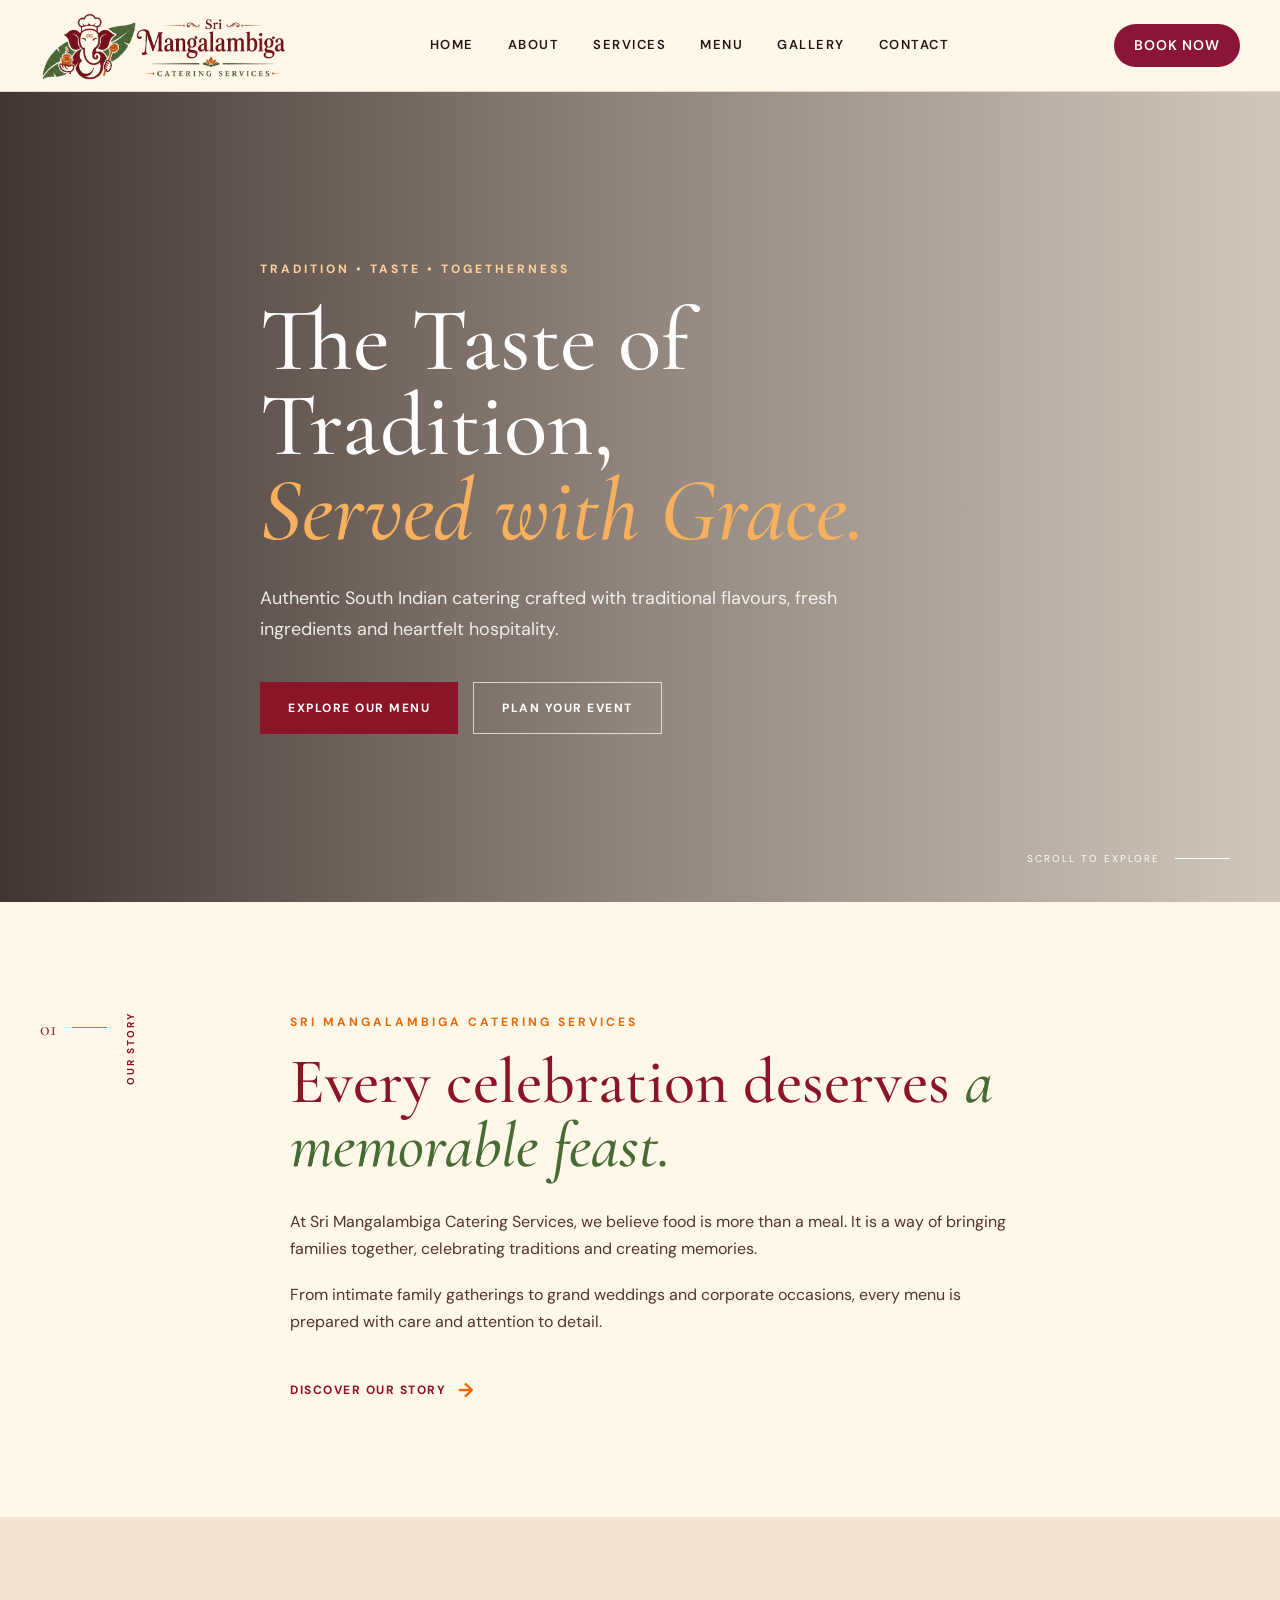
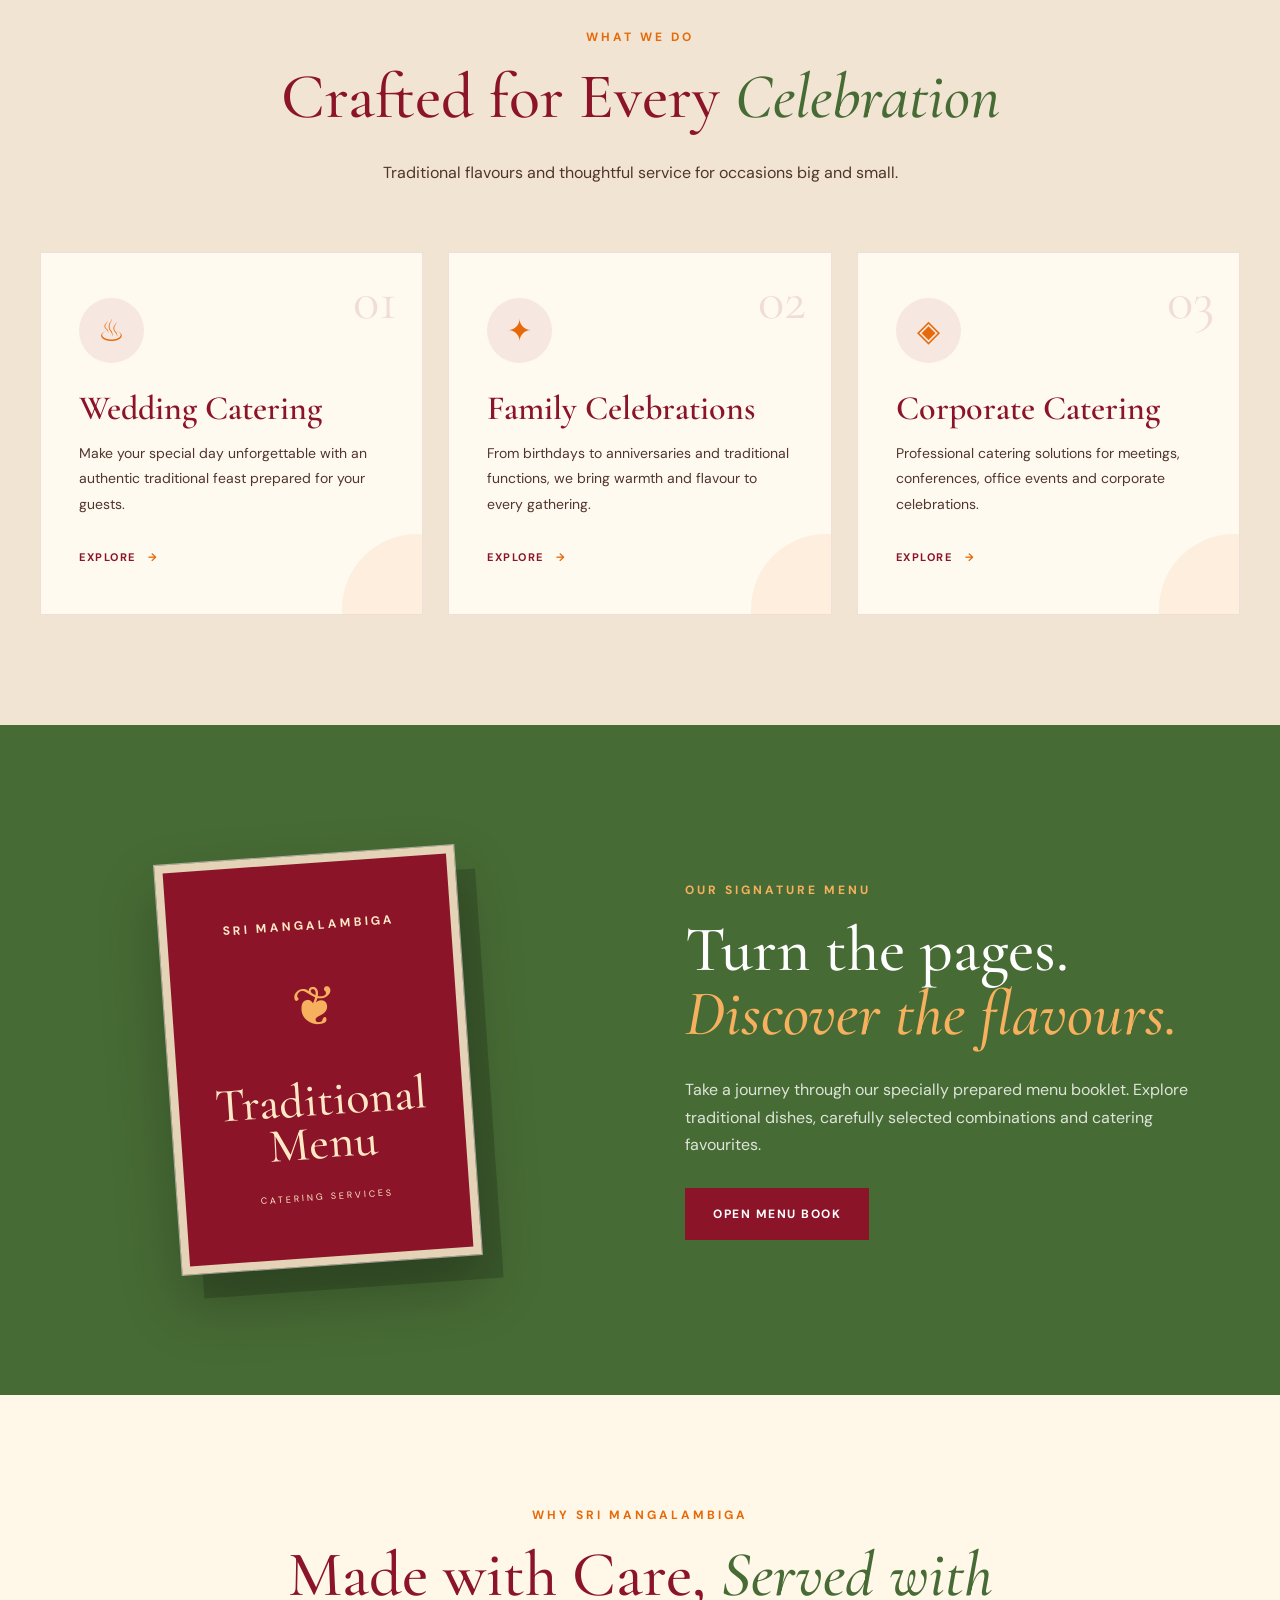
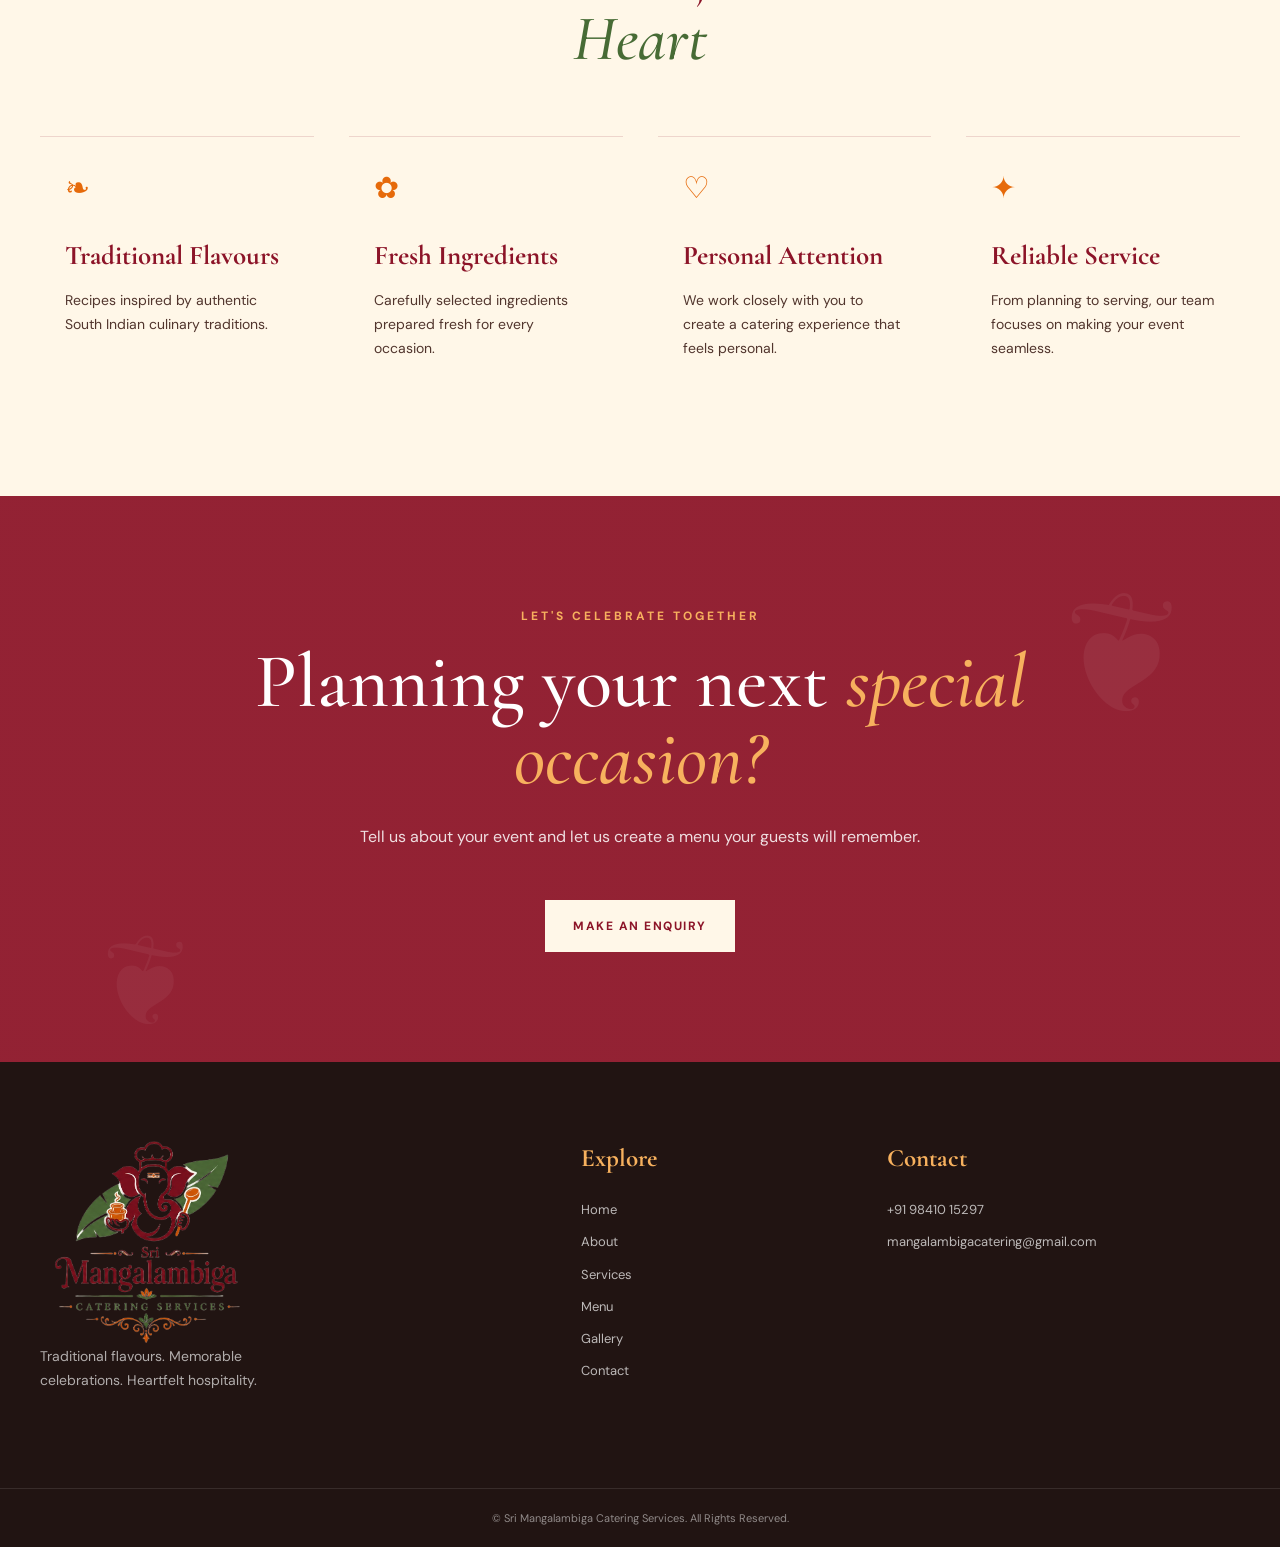
<file: index.html>
<!DOCTYPE html>
<html lang="en">
<head>
    <meta charset="UTF-8">
    <meta name="viewport" content="width=device-width, initial-scale=1.0">

    <title>Sri Mangalambiga Catering Services</title>

    <meta name="description"
          content="Sri Mangalambiga Catering Services - Traditional South Indian catering for weddings, functions, corporate events and celebrations.">

    <!-- Google Fonts -->
    <link rel="preconnect" href="https://fonts.googleapis.com">
    <link rel="preconnect" href="https://fonts.gstatic.com" crossorigin>

    <link href="https://fonts.googleapis.com/css2?family=Cormorant+Garamond:wght@400;500;600;700&family=DM+Sans:wght@400;500;600;700&display=swap"
          rel="stylesheet">

    <!-- CSS -->
    <link rel="stylesheet" href="style.css">
</head>

<body>

<!-- =========================================================
     HEADER
========================================================= -->

<header class="site-header">

    <div class="container nav-container">

        <a href="index.html" class="logo">

            <img src="images/logo-horizontal.png"
                 alt="Sri Mangalambiga Catering Services"
                 class="brand-logo">

        </a>

        <button class="menu-toggle"
                id="menuToggle"
                aria-label="Open navigation">

            <span></span>
            <span></span>
            <span></span>

        </button>

        <nav class="main-nav" id="mainNav">

            <a href="index.html" class="nav-link ">Home</a>

            <a href="about.html" class="nav-link">About</a>

            <a href="services.html" class="nav-link">Services</a>

            <a href="menu.html" class="nav-link">Menu</a>

            <a href="gallery.html" class="nav-link">Gallery</a>

            <a href="contact.html" class="nav-link">Contact</a>
           
            
        </nav>
     <a href="#contact" class="book-btn">BOOK NOW</a>
            
    </div>
     
</header>


<!-- =========================================================
     HERO SECTION
========================================================= -->

<main>

<section class="hero">

    <div class="hero-overlay"></div>

    <div class="container hero-content">

        <p class="eyebrow">
            TRADITION • TASTE • TOGETHERNESS
        </p>

        <h1>
            The Taste of Tradition,
            <span>Served with Grace.</span>
        </h1>

        <p class="hero-description">

            Authentic South Indian catering crafted with
            traditional flavours, fresh ingredients and
            heartfelt hospitality.

        </p>

        <div class="hero-buttons">

            <a href="menu.html" class="btn btn-primary">
                Explore Our Menu
            </a>

            <a href="contact.html" class="btn btn-outline">
                Plan Your Event
            </a>

        </div>

    </div>

    <div class="hero-scroll">

        <span>SCROLL TO EXPLORE</span>

        <div class="scroll-line"></div>

    </div>

</section>


<!-- =========================================================
     INTRODUCTION
========================================================= -->

<section class="intro section-padding">

    <div class="container intro-grid">

        <div class="section-label">

            <span>01</span>

            <div></div>

            <p>OUR STORY</p>

        </div>

        <div class="intro-content">

            <p class="eyebrow">
                SRI MANGALAMBIGA CATERING SERVICES
            </p>

            <h2>
                Every celebration deserves
                <em>a memorable feast.</em>
            </h2>

            <p>
                At Sri Mangalambiga Catering Services, we believe
                food is more than a meal. It is a way of bringing
                families together, celebrating traditions and
                creating memories.
            </p>

            <p>
                From intimate family gatherings to grand weddings
                and corporate occasions, every menu is prepared
                with care and attention to detail.
            </p>

            <a href="about.html" class="text-link">
                Discover Our Story
                <span>→</span>
            </a>

        </div>

    </div>

</section>


<!-- =========================================================
     SERVICES PREVIEW
========================================================= -->

<section class="services-preview section-padding">

    <div class="container">

        <div class="section-heading centered">

            <p class="eyebrow">
                WHAT WE DO
            </p>

            <h2>
                Crafted for Every
                <em>Celebration</em>
            </h2>

            <p>
                Traditional flavours and thoughtful service
                for occasions big and small.
            </p>

        </div>


        <div class="service-cards">

            <!-- CARD 1 -->

            <article class="service-card">

                <div class="service-number">
                    01
                </div>

                <div class="service-icon">
                    ♨
                </div>

                <h3>
                    Wedding Catering
                </h3>

                <p>
                    Make your special day unforgettable with
                    an authentic traditional feast prepared
                    for your guests.
                </p>

                <a href="services.html">
                    Explore
                    <span>→</span>
                </a>

            </article>


            <!-- CARD 2 -->

            <article class="service-card">

                <div class="service-number">
                    02
                </div>

                <div class="service-icon">
                    ✦
                </div>

                <h3>
                    Family Celebrations
                </h3>

                <p>
                    From birthdays to anniversaries and
                    traditional functions, we bring warmth
                    and flavour to every gathering.
                </p>

                <a href="services.html">
                    Explore
                    <span>→</span>
                </a>

            </article>


            <!-- CARD 3 -->

            <article class="service-card">

                <div class="service-number">
                    03
                </div>

                <div class="service-icon">
                    ◈
                </div>

                <h3>
                    Corporate Catering
                </h3>

                <p>
                    Professional catering solutions for
                    meetings, conferences, office events
                    and corporate celebrations.
                </p>

                <a href="services.html">
                    Explore
                    <span>→</span>
                </a>

            </article>

        </div>

    </div>

</section>


<!-- =========================================================
     MENU FEATURE
========================================================= -->

<section class="menu-feature section-padding">

    <div class="container menu-feature-grid">

        <div class="menu-book-preview">

            <div class="book-shadow"></div>

            <div class="book-cover">

                <p>
                    SRI MANGALAMBIGA
                </p>

                <div class="book-decoration">
                    ❦
                </div>

                <h3>
                    Traditional
                    <br>
                    Menu
                </h3>

                <span>
                    CATERING SERVICES
                </span>

            </div>

        </div>


        <div class="menu-feature-content">

            <p class="eyebrow">
                OUR SIGNATURE MENU
            </p>

            <h2>
                Turn the pages.
                <em>Discover the flavours.</em>
            </h2>

            <p>
                Take a journey through our specially prepared
                menu booklet. Explore traditional dishes,
                carefully selected combinations and
                catering favourites.
            </p>

            <a href="menu.html" class="btn btn-primary">
                Open Menu Book
            </a>

        </div>

    </div>

</section>


<!-- =========================================================
     WHY CHOOSE US
========================================================= -->

<section class="why-us section-padding">

    <div class="container">

        <div class="section-heading centered">

            <p class="eyebrow">
                WHY SRI MANGALAMBIGA
            </p>

            <h2>
                Made with Care,
                <em>Served with Heart</em>
            </h2>

        </div>


        <div class="features-grid">

            <div class="feature">

                <span class="feature-icon">
                    ❧
                </span>

                <h3>
                    Traditional Flavours
                </h3>

                <p>
                    Recipes inspired by authentic South Indian
                    culinary traditions.
                </p>

            </div>


            <div class="feature">

                <span class="feature-icon">
                    ✿
                </span>

                <h3>
                    Fresh Ingredients
                </h3>

                <p>
                    Carefully selected ingredients prepared
                    fresh for every occasion.
                </p>

            </div>


            <div class="feature">

                <span class="feature-icon">
                    ♡
                </span>

                <h3>
                    Personal Attention
                </h3>

                <p>
                    We work closely with you to create a
                    catering experience that feels personal.
                </p>

            </div>


            <div class="feature">

                <span class="feature-icon">
                    ✦
                </span>

                <h3>
                    Reliable Service
                </h3>

                <p>
                    From planning to serving, our team focuses
                    on making your event seamless.
                </p>

            </div>

        </div>

    </div>

</section>


<!-- =========================================================
     CTA
========================================================= -->

<section class="home-cta">

    <div class="container">

        <div class="cta-content">

            <p class="eyebrow">
                LET'S CELEBRATE TOGETHER
            </p>

            <h2>
                Planning your next
                <em>special occasion?</em>
            </h2>

            <p>
                Tell us about your event and let us create
                a menu your guests will remember.
            </p>

            <a href="contact.html" class="btn btn-light">
                Make an Enquiry
            </a>

        </div>

    </div>

</section>

</main>


<!-- =========================================================
     FOOTER
========================================================= -->

<footer class="site-footer">

    <div class="container footer-grid">

        <div class="footer-brand">

            <img src="images\logo-withoutbackground.png"
                 alt="Sri Mangalambiga Catering Services">

            <p>
                Traditional flavours.
                Memorable celebrations.
                Heartfelt hospitality.
            </p>

        </div>


        <div class="footer-column">

            <h4>
                Explore
            </h4>

            <a href="index.html">Home</a>
            <a href="about.html">About</a>
            <a href="services.html">Services</a>
            <a href="menu.html">Menu</a>
            <a href="gallery.html">Gallery</a>
            <a href="contact.html">Contact</a>

        </div>


        <div class="footer-column">

            <h4>
                Contact
            </h4>

            <a href="tel:+919841015297">
                +91 98410 15297
            </a>

            <a href="mailto:mangalambigacatering@gmail.com">
                mangalambigacatering@gmail.com
            </a>

           <!-- <div class="footer-social">
                  <a href="#"><i class="fab fa-facebook-f"></i></a>
                  <a href="#"><i class="fab fa-instagram"></i></a>
                  <a href="#"><i class="fab fa-whatsapp"></i></a>
                  <a href="#"><i class="fab fa-youtube"></i></a>
            </div>-->

        </div>

    </div>


    <div class="footer-bottom">

        <div class="container">

            <p>
                © <span id="currentYear"></span>
                Sri Mangalambiga Catering Services.
                All Rights Reserved.
            </p>

        </div>

    </div>

</footer>


<!-- JavaScript -->
<script src="script.js"></script>

</body>
</html>
</file>
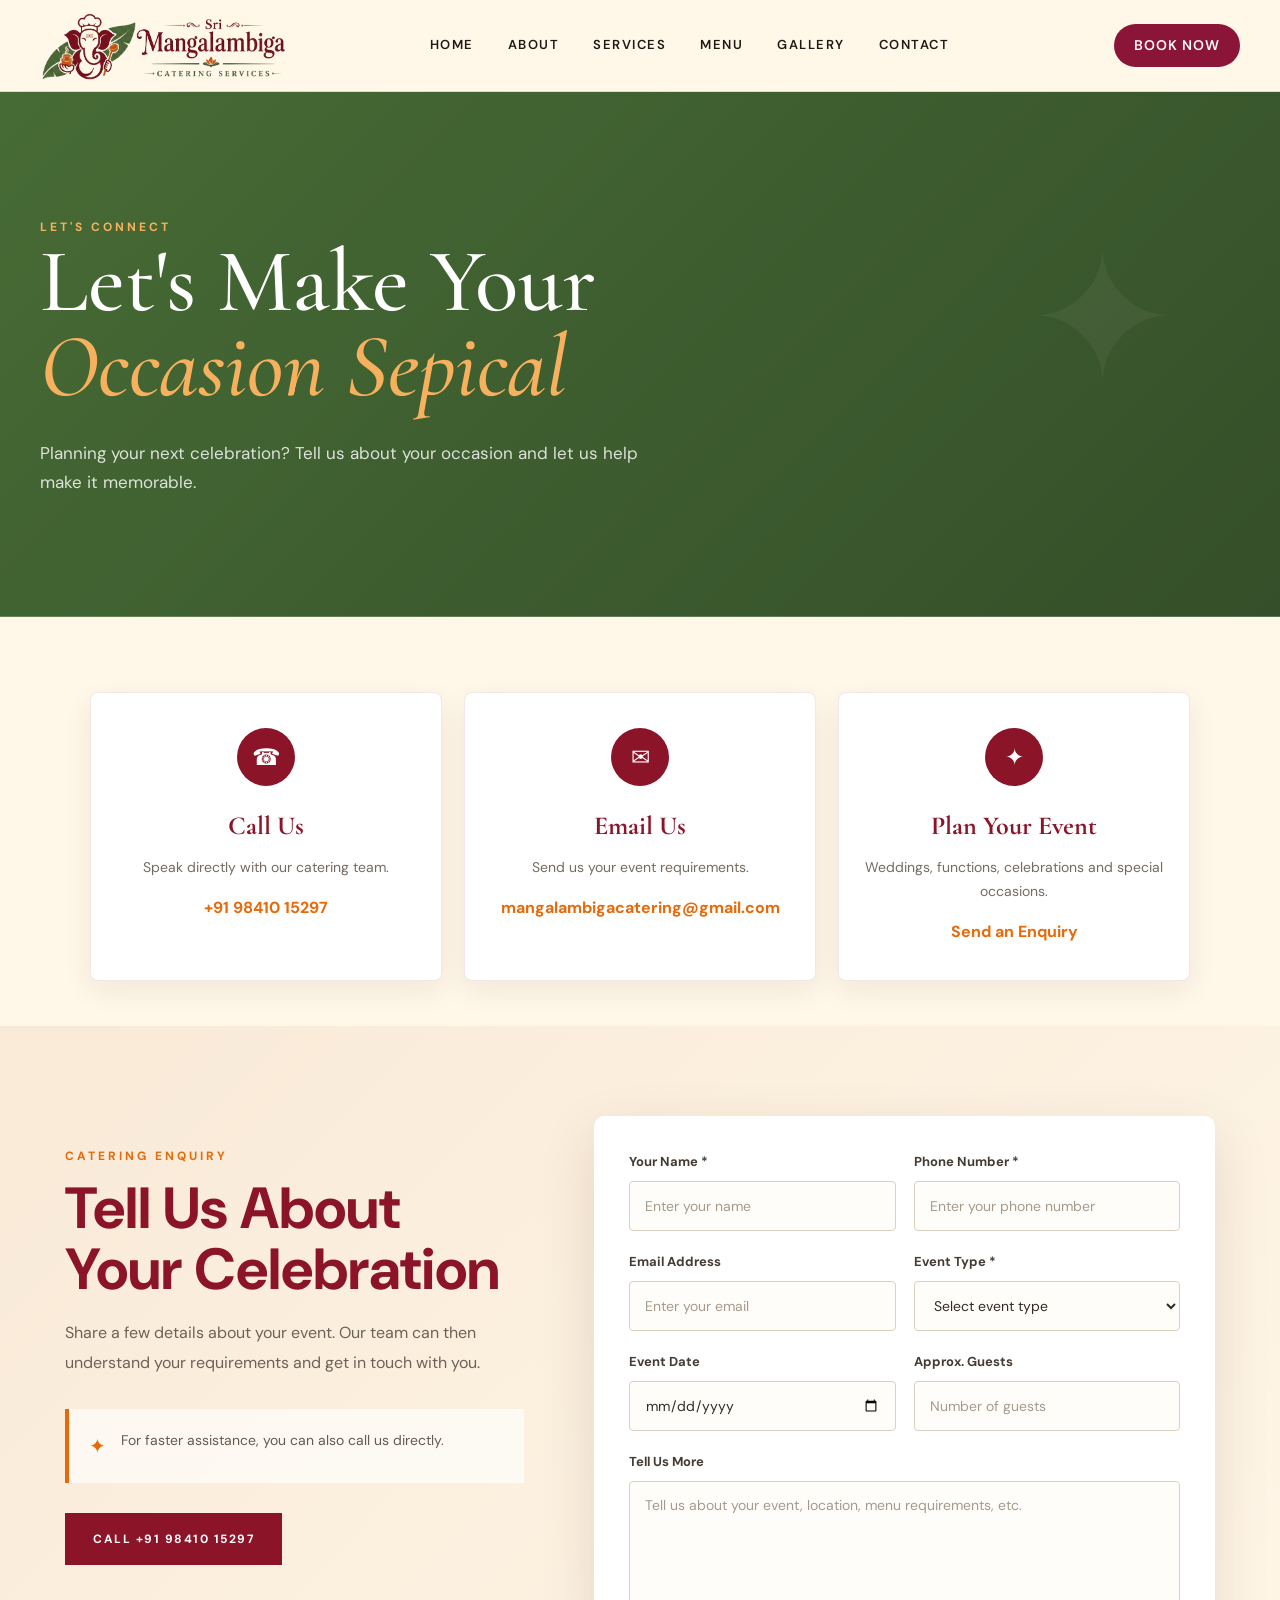
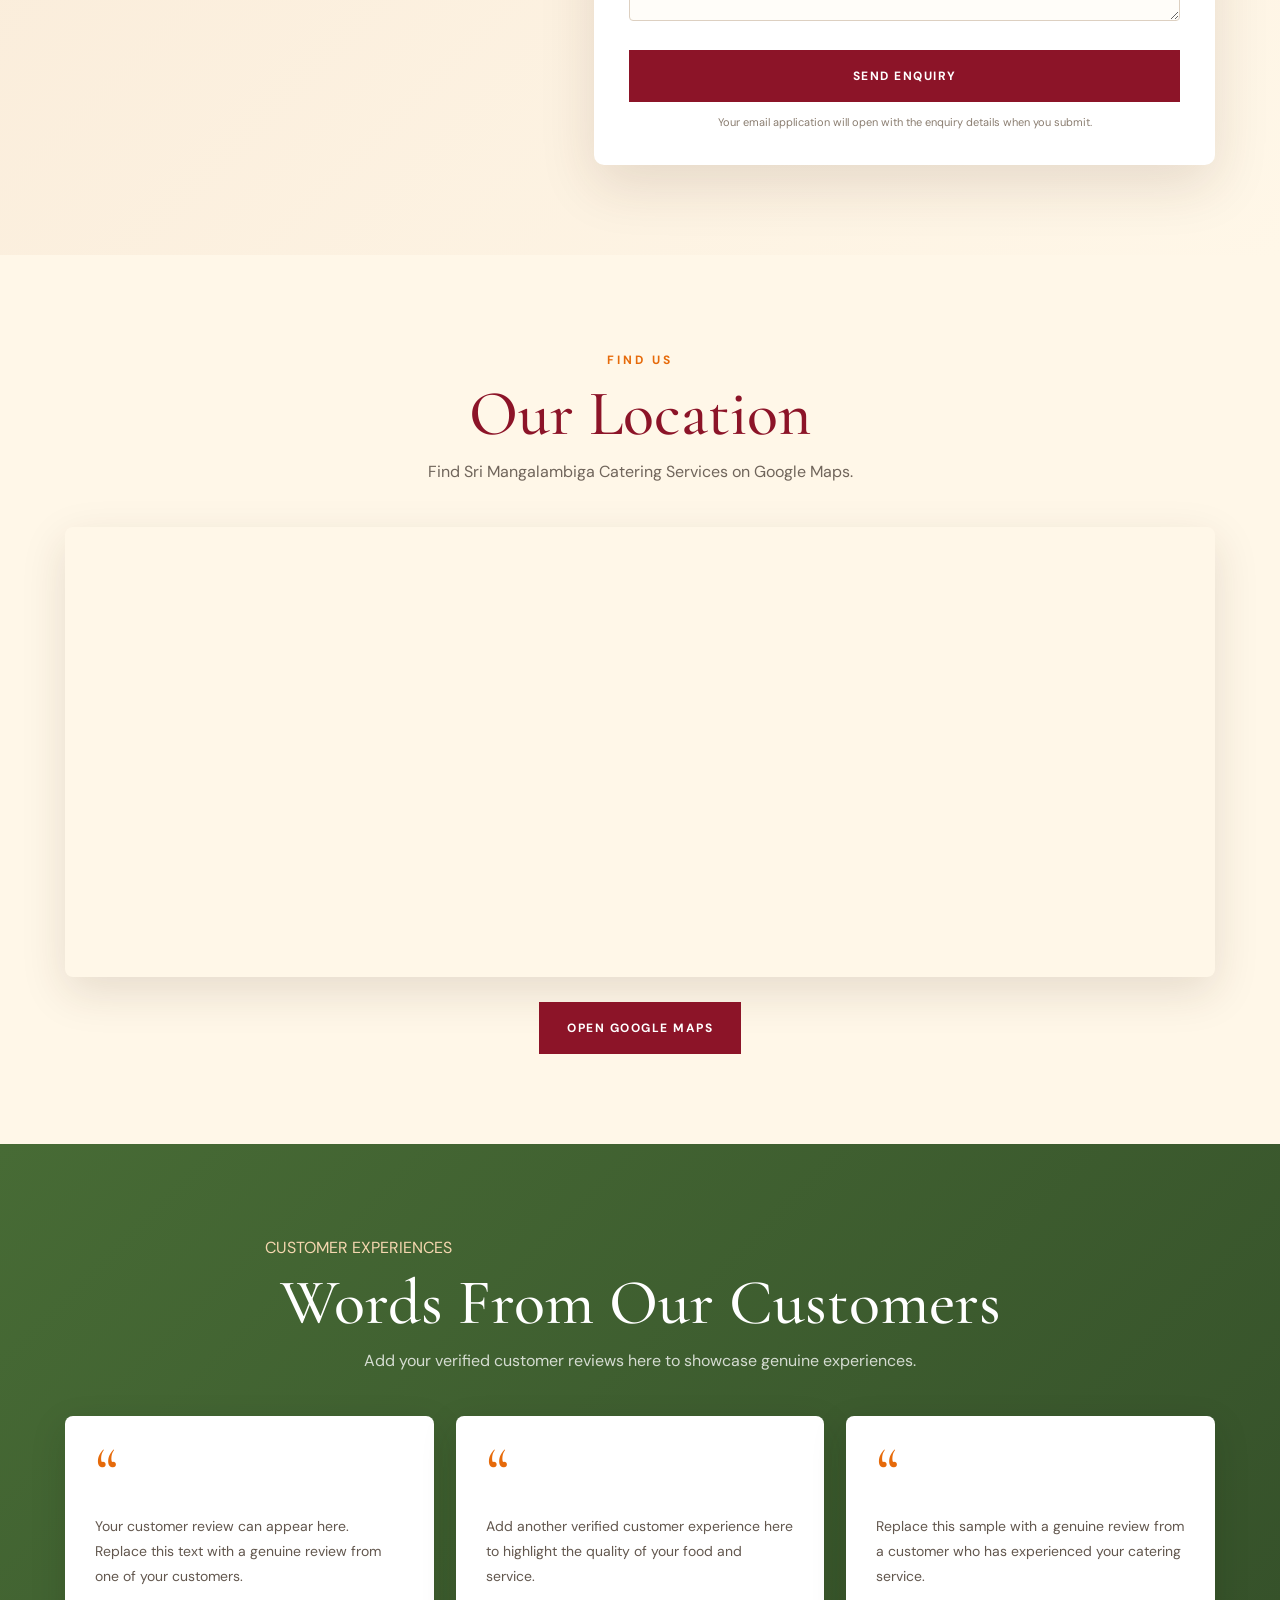
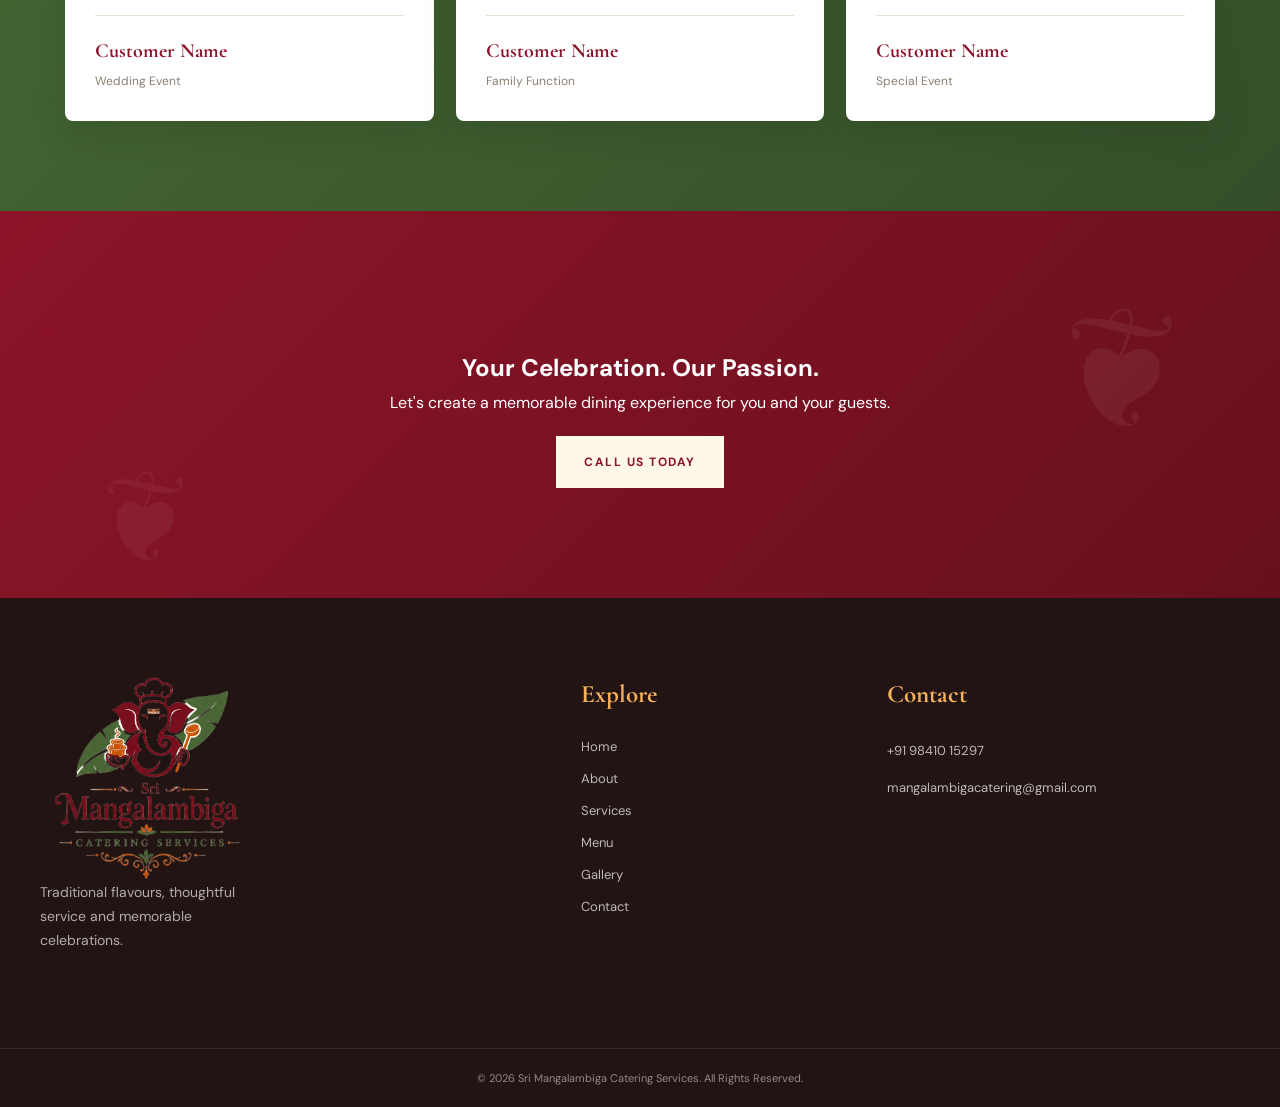
<file: contact.html>
<!DOCTYPE html>
<html lang="en">

<head>
    <meta charset="UTF-8">

    <meta name="viewport"
          content="width=device-width, initial-scale=1.0">

    <title>Contact | Sri Mangalambiga Catering Services</title>

    <link rel="stylesheet" href="style.css">

    <link rel="preconnect"
          href="https://fonts.googleapis.com">

    <link rel="preconnect"
          href="https://fonts.gstatic.com"
          crossorigin>

    <link href="https://fonts.googleapis.com/css2?family=Cormorant+Garamond:wght@400;500;600;700&family=DM+Sans:wght@400;500;600;700&display=swap"
          rel="stylesheet">
</head>

<body>


<!-- =====================================================
     HEADER
===================================================== -->

<header class="site-header">

    <div class="container nav-container">

        <a href="index.html"
           class="logo">

            <img src="images/logo-horizontal.png"
                 alt="Sri Mangalambiga Catering Services"
                 class="brand-logo">

        </a>


        <button class="menu-toggle"
                aria-label="Open navigation menu">

            ☰

        </button>

<nav class="main-nav" id="mainNav">

            <a href="index.html" class="nav-link ">Home</a>

            <a href="about.html" class="nav-link">About</a>

            <a href="services.html" class="nav-link">Services</a>

            <a href="menu.html" class="nav-link">Menu</a>

            <a href="gallery.html" class="nav-link">Gallery</a>

            <a href="contact.html" class="nav-link ">Contact</a>

        </nav>
<a href="#contact" class="book-btn">BOOK NOW</a>
    </div>

</header>



<!-- =====================================================
     PAGE HERO
===================================================== -->

<section class="page-hero" >

    <div class="container">

        <span class="eyebrow">
            LET'S CONNECT
        </span>

        <h1>
            Let's Make Your
            <em>Occasion Sepical</em>
        </h1>

        <p>
            Planning your next celebration?
            Tell us about your occasion and let us
            help make it memorable.
        </p>

    </div>

</section>



<!-- =====================================================
     CONTACT INFORMATION
===================================================== -->

<section class="contact-info-section">

    <div class="container">

        <div class="contact-info-grid">


            <div class="contact-info-card">

                <div class="contact-icon">
                    ☎
                </div>

                <h3>
                    Call Us
                </h3>

                <p>
                    Speak directly with our catering team.
                </p>

                <a href="tel:+919841015297">
                    +91 98410 15297
                </a>

            </div>



            <div class="contact-info-card">

                <div class="contact-icon">
                    ✉
                </div>

                <h3>
                    Email Us
                </h3>

                <p>
                    Send us your event requirements.
                </p>

                <a href="mailto:mangalambigacatering@gmail.com">
                    mangalambigacatering@gmail.com
                </a>

            </div>



            <div class="contact-info-card">

                <div class="contact-icon">
                    ✦
                </div>

                <h3>
                    Plan Your Event
                </h3>

                <p>
                    Weddings, functions, celebrations
                    and special occasions.
                </p>

                <a href="#enquiry">
                    Send an Enquiry
                </a>

            </div>

        </div>

    </div>

</section>



<!-- =====================================================
     ENQUIRY SECTION
===================================================== -->

<section class="enquiry-section"
         id="enquiry">

    <div class="container">

        <div class="enquiry-grid">


            <!-- LEFT CONTENT -->

            <div class="enquiry-content">

                <span class="eyebrow">
                    CATERING ENQUIRY
                </span>

                <h2>
                    Tell Us About
                    Your Celebration
                </h2>

                <p>
                    Share a few details about your event.
                    Our team can then understand your
                    requirements and get in touch with you.
                </p>


                <div class="enquiry-note">

                    <span>
                        ✦
                    </span>

                    <p>
                        For faster assistance, you can also
                        call us directly.
                    </p>

                </div>


                <a href="tel:+919841015297"
                   class="btn btn-primary">

                    Call +91 98410 15297

                </a>

            </div>



            <!-- FORM -->

            <div class="enquiry-form-wrapper">

                <form id="enquiryForm"
                      class="enquiry-form">


                    <div class="form-row">

                        <div class="form-group">

                            <label for="name">
                                Your Name *
                            </label>

                            <input
                                type="text"
                                id="name"
                                name="name"
                                placeholder="Enter your name"
                                required>

                        </div>


                        <div class="form-group">

                            <label for="phone">
                                Phone Number *
                            </label>

                            <input
                                type="tel"
                                id="phone"
                                name="phone"
                                placeholder="Enter your phone number"
                                required>

                        </div>

                    </div>



                    <div class="form-row">

                        <div class="form-group">

                            <label for="email">
                                Email Address
                            </label>

                            <input
                                type="email"
                                id="email"
                                name="email"
                                placeholder="Enter your email">

                        </div>


                        <div class="form-group">

                            <label for="eventType">
                                Event Type *
                            </label>

                            <select
                                id="eventType"
                                name="eventType"
                                required>

                                <option value="">
                                    Select event type
                                </option>

                                <option value="Wedding">
                                    Wedding
                                </option>

                                <option value="Engagement">
                                    Engagement
                                </option>

                                <option value="Family Function">
                                    Family Function
                                </option>

                                <option value="Traditional Function">
                                    Traditional Function
                                </option>

                                <option value="Corporate Event">
                                    Corporate Event
                                </option>

                                <option value="Special Event">
                                    Special Event
                                </option>

                            </select>

                        </div>

                    </div>



                    <div class="form-row">

                        <div class="form-group">

                            <label for="eventDate">
                                Event Date
                            </label>

                            <input
                                type="date"
                                id="eventDate"
                                name="eventDate">

                        </div>


                        <div class="form-group">

                            <label for="guests">
                                Approx. Guests
                            </label>

                            <input
                                type="number"
                                id="guests"
                                name="guests"
                                min="1"
                                placeholder="Number of guests">

                        </div>

                    </div>



                    <div class="form-group">

                        <label for="message">
                            Tell Us More
                        </label>

                        <textarea
                            id="message"
                            name="message"
                            rows="6"
                            placeholder="Tell us about your event, location, menu requirements, etc."></textarea>

                    </div>



                    <button type="submit"
                            class="btn btn-primary form-submit">

                        Send Enquiry

                    </button>


                    <p class="form-note">
                        Your email application will open
                        with the enquiry details when you submit.
                    </p>

                </form>

            </div>

        </div>

    </div>

</section>



<!-- =====================================================
     MAP
===================================================== -->

<section class="map-section">

    <div class="container">

        <div class="section-heading center">

            <span class="eyebrow">
                FIND US
            </span>

            <h2>
                Our Location
            </h2>

            <p>
                Find Sri Mangalambiga Catering Services
                on Google Maps.
            </p>

        </div>


        <div class="map-wrapper">

            <iframe
                src="https://www.google.com/maps?q=Sri%20Mangalambiga%20Catering%20Services&output=embed"
                width="100%"
                height="450"
                style="border:0;"
                allowfullscreen=""
                loading="lazy"
                referrerpolicy="no-referrer-when-downgrade">
            </iframe>

        </div>


        <div class="map-button-wrapper">

            <a
                href="https://www.google.com/maps/search/?api=1&query=Sri%20Mangalambiga%20Catering%20Services"
                target="_blank"
                rel="noopener"
                class="btn btn-primary">

                Open Google Maps

            </a>

        </div>

    </div>

</section>



<!-- =====================================================
     TESTIMONIALS
     NOTE: Testimonials are intentionally NOT in navbar.
===================================================== -->

<section class="testimonials-section">

    <div class="container">

        <div class="section-heading center">

            <span class="section-label">
                CUSTOMER EXPERIENCES
            </span>

            <h2>
                Words From Our Customers
            </h2>

            <p>
                Add your verified customer reviews here
                to showcase genuine experiences.
            </p>

        </div>


        <div class="testimonials-grid">


            <article class="testimonial-card">

                <div class="quote-mark">
                    “
                </div>

                <p>
                    Your customer review can appear here.
                    Replace this text with a genuine review
                    from one of your customers.
                </p>

                <div class="testimonial-author">

                    <strong>
                        Customer Name
                    </strong>

                    <span>
                        Wedding Event
                    </span>

                </div>

            </article>



            <article class="testimonial-card">

                <div class="quote-mark">
                    “
                </div>

                <p>
                    Add another verified customer experience
                    here to highlight the quality of your
                    food and service.
                </p>

                <div class="testimonial-author">

                    <strong>
                        Customer Name
                    </strong>

                    <span>
                        Family Function
                    </span>

                </div>

            </article>



            <article class="testimonial-card">

                <div class="quote-mark">
                    “
                </div>

                <p>
                    Replace this sample with a genuine review
                    from a customer who has experienced
                    your catering service.
                </p>

                <div class="testimonial-author">

                    <strong>
                        Customer Name
                    </strong>

                    <span>
                        Special Event
                    </span>

                </div>

            </article>


        </div>

    </div>

</section>



<!-- =====================================================
     FINAL CTA
===================================================== -->

<section class="home-cta contact-cta">

    <div class="container">

        <span class="section-label">
            SRI MANGALAMBIGA
        </span>

        <h2>
            Your Celebration.
            Our Passion.
        </h2>

        <p>
            Let's create a memorable dining experience
            for you and your guests.
        </p>

        <a href="tel:+919841015297"
           class="btn btn-light">

            Call Us Today

        </a>

    </div>

</section>



<!-- =====================================================
     FOOTER
===================================================== -->

<footer class="site-footer">

    <div class="container footer-grid">


        <div class="footer-brand">

            <img src="images/logo-withoutbackground.png"
                 alt="Sri Mangalambiga Catering Services">

            <p>
                Traditional flavours, thoughtful service
                and memorable celebrations.
            </p>

        </div>


        <div class="footer-column">

            <h4>
                Explore
            </h4>

            <a href="index.html">Home</a>
            <a href="about.html">About</a>
            <a href="services.html">Services</a>
            <a href="menu.html">Menu</a>
            <a href="gallery.html">Gallery</a>
            <a href="contact.html">Contact</a>

        </div>

        <div class="footer-column">

            <h4>
                Contact
            </h4>

            <p>
                

                <a href="tel:+919841015297">
                    +91 98410 15297
                </a>
            </p>

            <p>
                

                <a href="mailto:mangalambigacatering@gmail.com">
                    mangalambigacatering@gmail.com
                </a>
            </p>

        </div>

    </div>


    <div class="footer-bottom">

        <p>
            © <span id="year"></span>
            Sri Mangalambiga Catering Services.
            All Rights Reserved.
        </p>

    </div>

</footer>


<script src="script.js"></script>

</body>

</html>
</file>
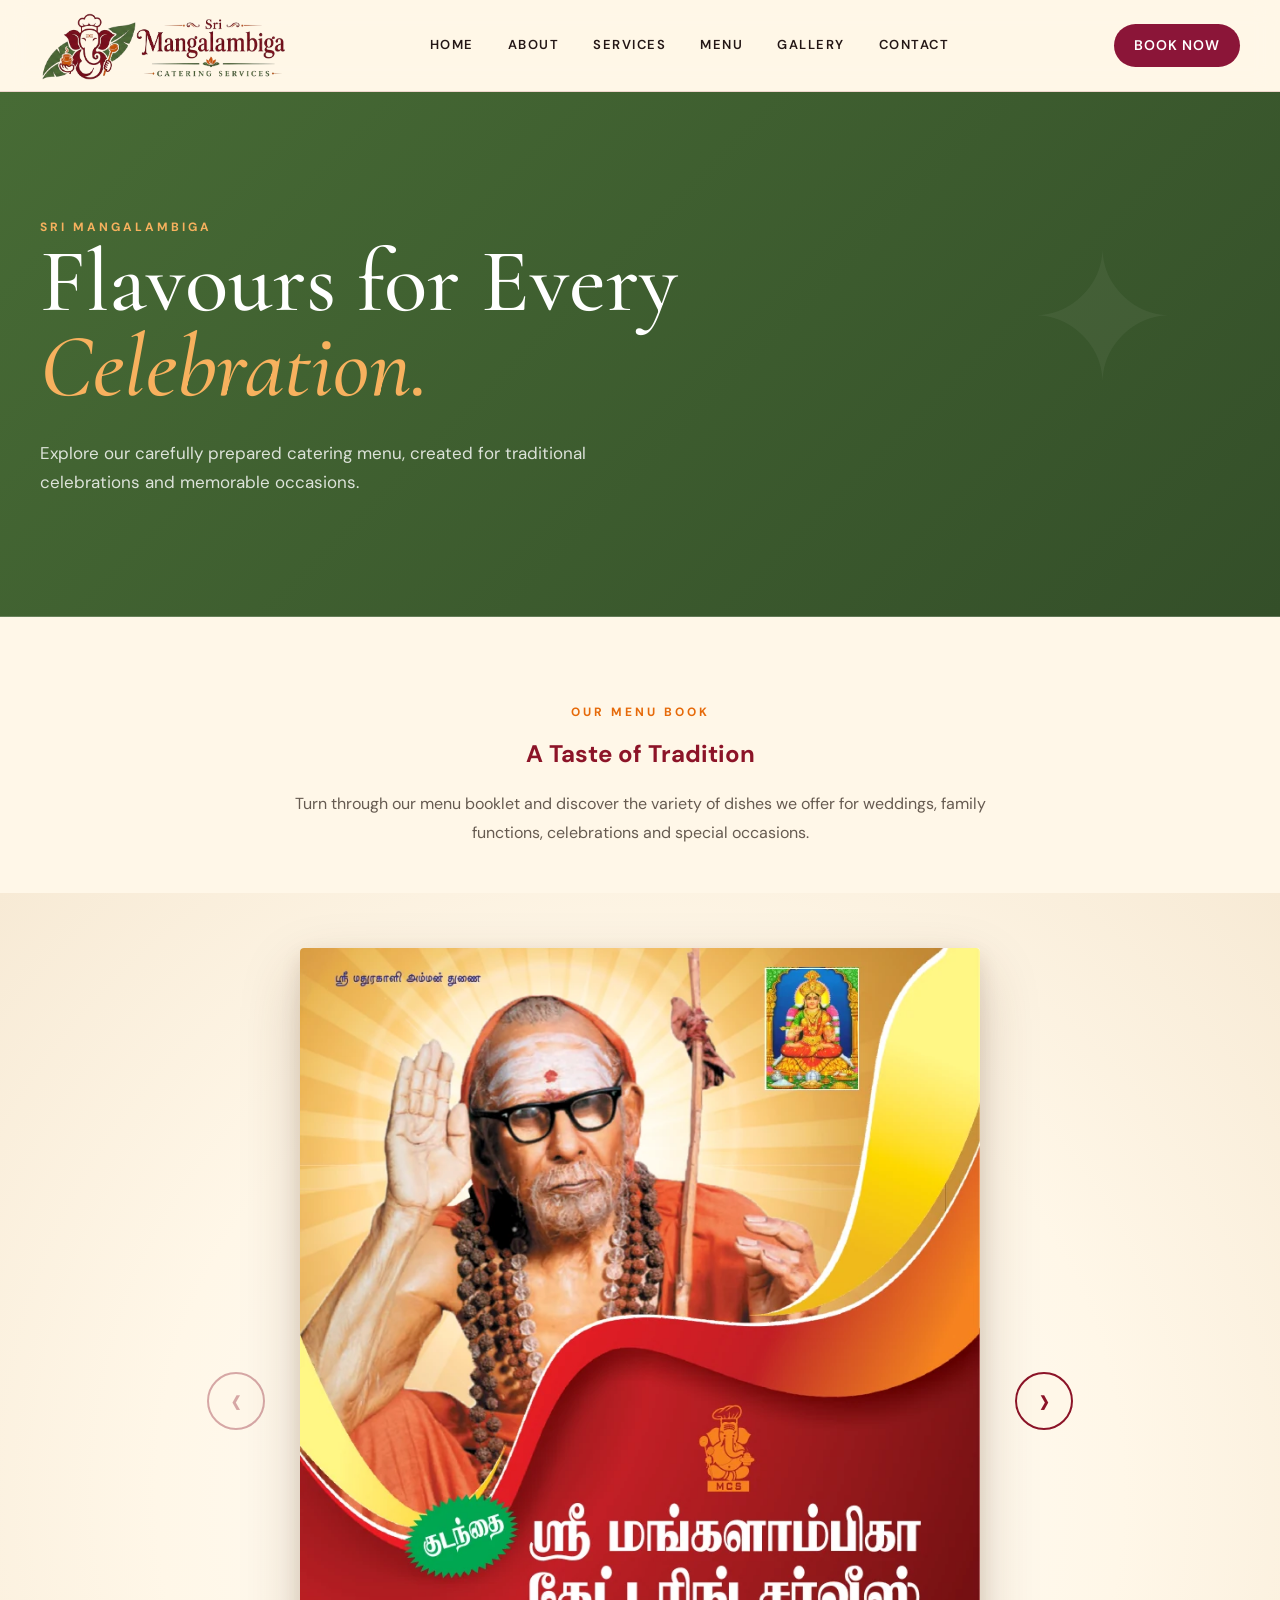
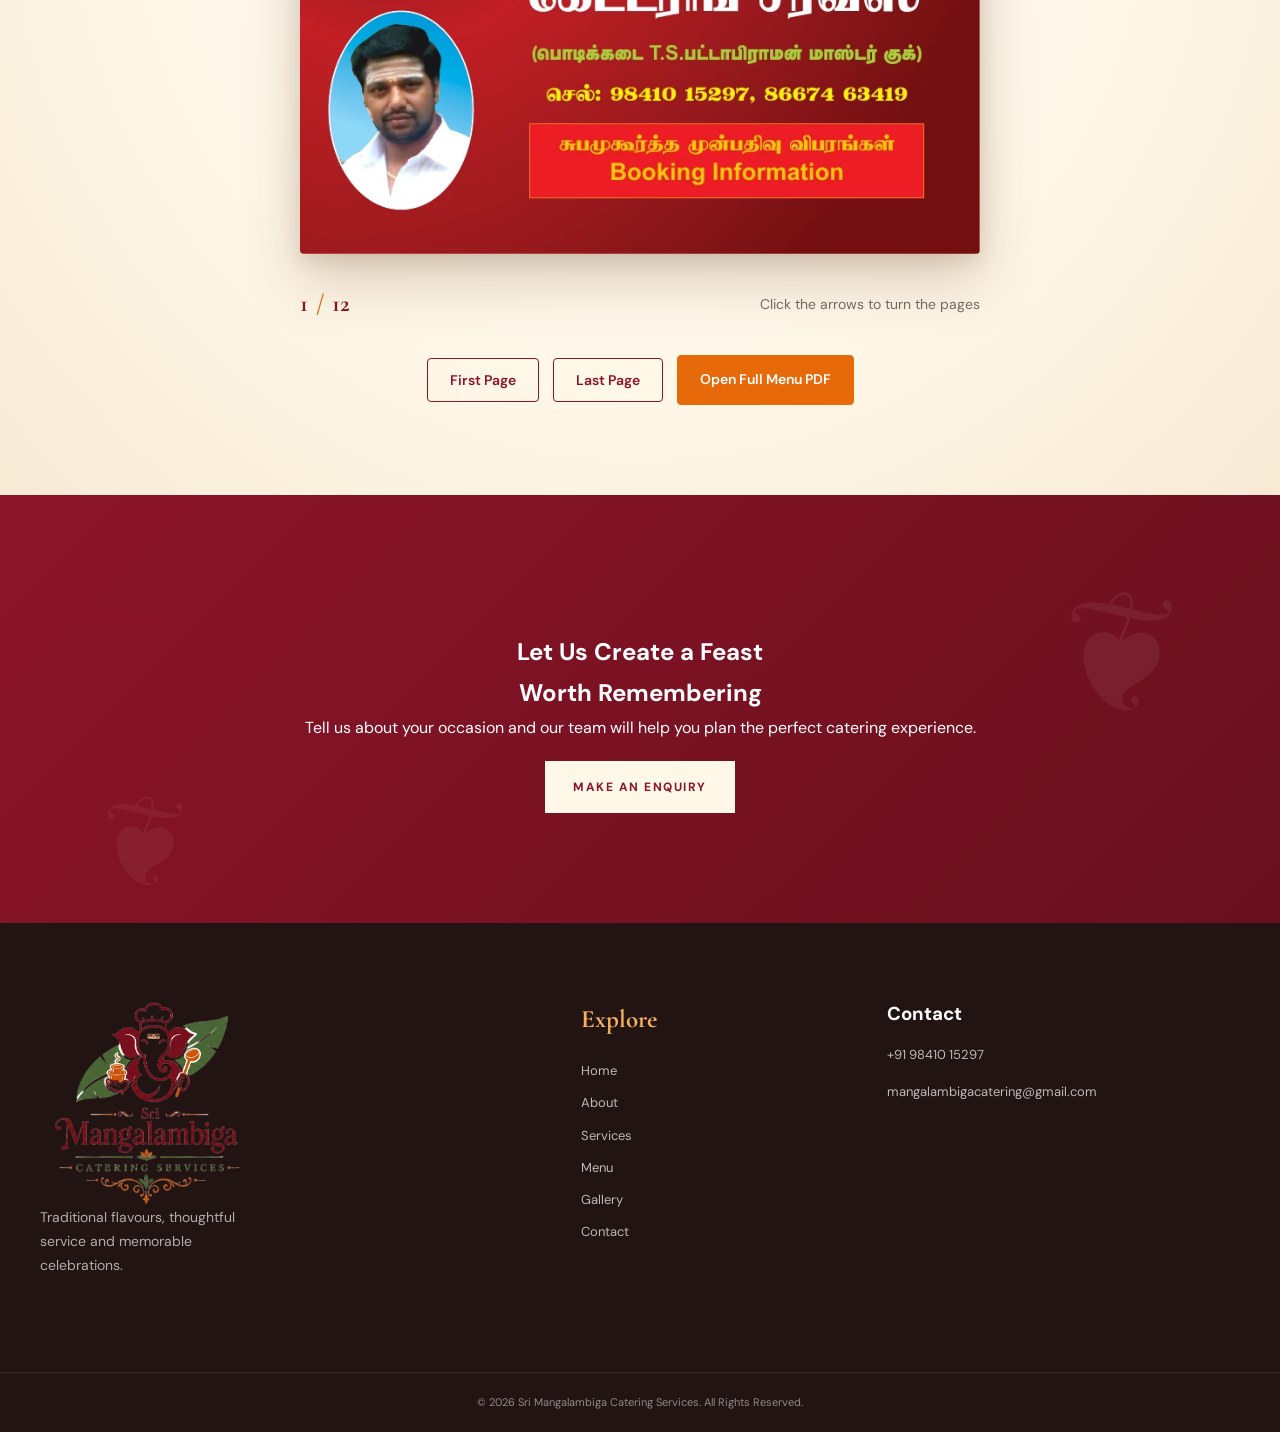
<file: menu.html>
<!DOCTYPE html>
<html lang="en">
<head>
    <meta charset="UTF-8">

    <meta name="viewport"
          content="width=device-width, initial-scale=1.0">

    <title>Menu | Sri Mangalambiga Catering Services</title>

    <link rel="stylesheet" href="style.css">

    <link rel="preconnect" href="https://fonts.googleapis.com">
    <link rel="preconnect" href="https://fonts.gstatic.com" crossorigin>

    <link href="https://fonts.googleapis.com/css2?family=Cormorant+Garamond:wght@400;500;600;700&family=DM+Sans:wght@400;500;600;700&display=swap"
          rel="stylesheet">
</head>

<body>

<!-- ================= HEADER ================= -->

<header class="site-header">

    <div class="container nav-container">

        <a href="index.html" class="logo">
            <img src="images/logo-horizontal.png"
                 alt="Sri Mangalambiga Catering Services"
                 class="brand-logo">
        </a>

        <button class="menu-toggle"
                aria-label="Open navigation menu">
            ☰
        </button>

        <nav class="main-nav" id="mainNav">

            <a href="index.html" class="nav-link ">Home</a>

            <a href="about.html" class="nav-link">About</a>

            <a href="services.html" class="nav-link">Services</a>

            <a href="menu.html" class="nav-link ">Menu</a>

            <a href="gallery.html" class="nav-link">Gallery</a>

            <a href="contact.html" class="nav-link">Contact</a>

        </nav>
<a href="#contact" class="book-btn">BOOK NOW</a>
    </div>

</header>


<!-- ================= PAGE HERO ================= -->

<section class="page-hero">

    <div class="container">

        <span class="eyebrow">
            SRI MANGALAMBIGA
        </span>

        <h1>Flavours for Every
            <em>Celebration.</em>
        </h1>

        <p>
            Explore our carefully prepared catering menu,
            created for traditional celebrations and memorable occasions.
        </p>

    </div>

</section>


<!-- ================= MENU INTRO ================= -->

<section class="menu-intro">

    <div class="container">

        <span class="eyebrow">
            OUR MENU BOOK
        </span>

        <h2>
            A Taste of Tradition
        </h2>

        <p>
            Turn through our menu booklet and discover the variety
            of dishes we offer for weddings, family functions,
            celebrations and special occasions.
        </p>

    </div>

</section>


<!-- ================= DIGITAL MENU BOOK ================= -->

<section class="digital-menu-section">

    <div class="container">

        <div class="menu-book-wrapper">

            <!-- Previous Button -->

            <button class="book-control prev-btn"
                    id="prevPage"
                    aria-label="Previous page">

                <span>‹</span>

            </button>


            <!-- BOOK -->

            <div class="menu-book" id="menuBook">

                <div class="book-page"><img id="menuPage" src="images/pages/page-01.webp" alt=" Page 1"></div>
                <div class="book-page"><img id="menuPage" src="images/pages/page-02.webp" alt=" Page 1"></div>
                <div class="book-page"><img id="menuPage" src="images/pages/page-03.webp" alt=" Page 1"></div>
                <div class="book-page"><img id="menuPage" src="images/pages/page-04.webp" alt=" Page 1"></div>
                <div class="book-page"><img id="menuPage" src="images/pages/page-05.webp" alt=" Page 1"></div>
                <div class="book-page"><img id="menuPage" src="images/pages/page-06.webp" alt=" Page 1"></div>
                <div class="book-page"><img id="menuPage" src="images/pages/page-07.webp" alt=" Page 1"></div>
                <div class="book-page"><img id="menuPage" src="images/pages/page-08.webp" alt=" Page 1"></div>
                <div class="book-page"><img id="menuPage" src="images/pages/page-09.webp" alt=" Page 1"></div>
                <div class="book-page"><img id="menuPage" src="images/pages/page-10.webp" alt=" Page 1"></div>
                <div class="book-page"><img id="menuPage" src="images/pages/page-11.webp" alt=" Page 1"></div>
                <div class="book-page"><img id="menuPage" src="images/pages/page-12.webp" alt=" Page 1"></div>
                
            </div>


            <!-- Next Button -->

            <button class="book-control next-btn"
                    id="nextPage"
                    aria-label="Next page">

                <span>›</span>

            </button>

        </div>


        <!-- Page Information -->

        <div class="book-information">

            <div class="page-counter">

                <span id="currentPage">
                    1
                </span>

                <span class="page-divider">
                    /
                </span>

                <span>
                    12
                </span>

            </div>


            <div class="book-hint">

                <span class="desktop-hint">
                    Click the arrows to turn the pages
                </span>

                <span class="mobile-hint">
                    Swipe left or right to turn pages
                </span>

            </div>

        </div>


        <!-- Book Actions -->

        <div class="book-actions">

            <button class="book-action-btn"
                    id="firstPage">

                First Page

            </button>

            <button class="book-action-btn"
                    id="lastPage">

                Last Page

            </button>

            <a href="images/menu-booklet.pdf"
               target="_blank"
               class="book-action-btn primary-book-btn">

                Open Full Menu PDF

            </a>

        </div>

    </div>

</section>


<!-- ================= CTA ================= -->

<section class="home-cta menu-cta">

    <div class="container">

        <span class="section-label">
            READY TO PLAN?
        </span>

        <h2>
            Let Us Create a Feast<br>
            Worth Remembering
        </h2>

        <p>
            Tell us about your occasion and our team will
            help you plan the perfect catering experience.
        </p>

        <a href="contact.html" class="btn btn-light">
            Make an Enquiry
        </a>

    </div>

</section>


<!-- ================= FOOTER ================= -->

<footer class="site-footer">

    <div class="container footer-grid">

        <div class="footer-brand">

            <img src="images/logo-withoutbackground.png"
                 alt="Sri Mangalambiga Catering Services">

            <p>
                Traditional flavours, thoughtful service
                and memorable celebrations.
            </p>

        </div>


        <div class="footer-column">

            <h4>
                Explore
            </h4>

            <a href="index.html">Home</a>
            <a href="about.html">About</a>
            <a href="services.html">Services</a>
            <a href="menu.html">Menu</a>
            <a href="gallery.html">Gallery</a>
            <a href="contact.html">Contact</a>

        </div>


        <div class="footer-column">

            <h3>Contact</h3>

            <p>
                <a href="tel:+919841015297">
                    +91 98410 15297
                </a>
            </p>

            <p>
                <a href="mailto:mangalambigacatering@gmail.com">
                    mangalambigacatering@gmail.com
                </a>
            </p>

        </div>

    </div>


    <div class="footer-bottom">

        <p>
            © <span id="year"></span>
            Sri Mangalambiga Catering Services.
            All Rights Reserved.
        </p>

    </div>

</footer>


<script src="script.js"></script>

</body>
</html>
</file>
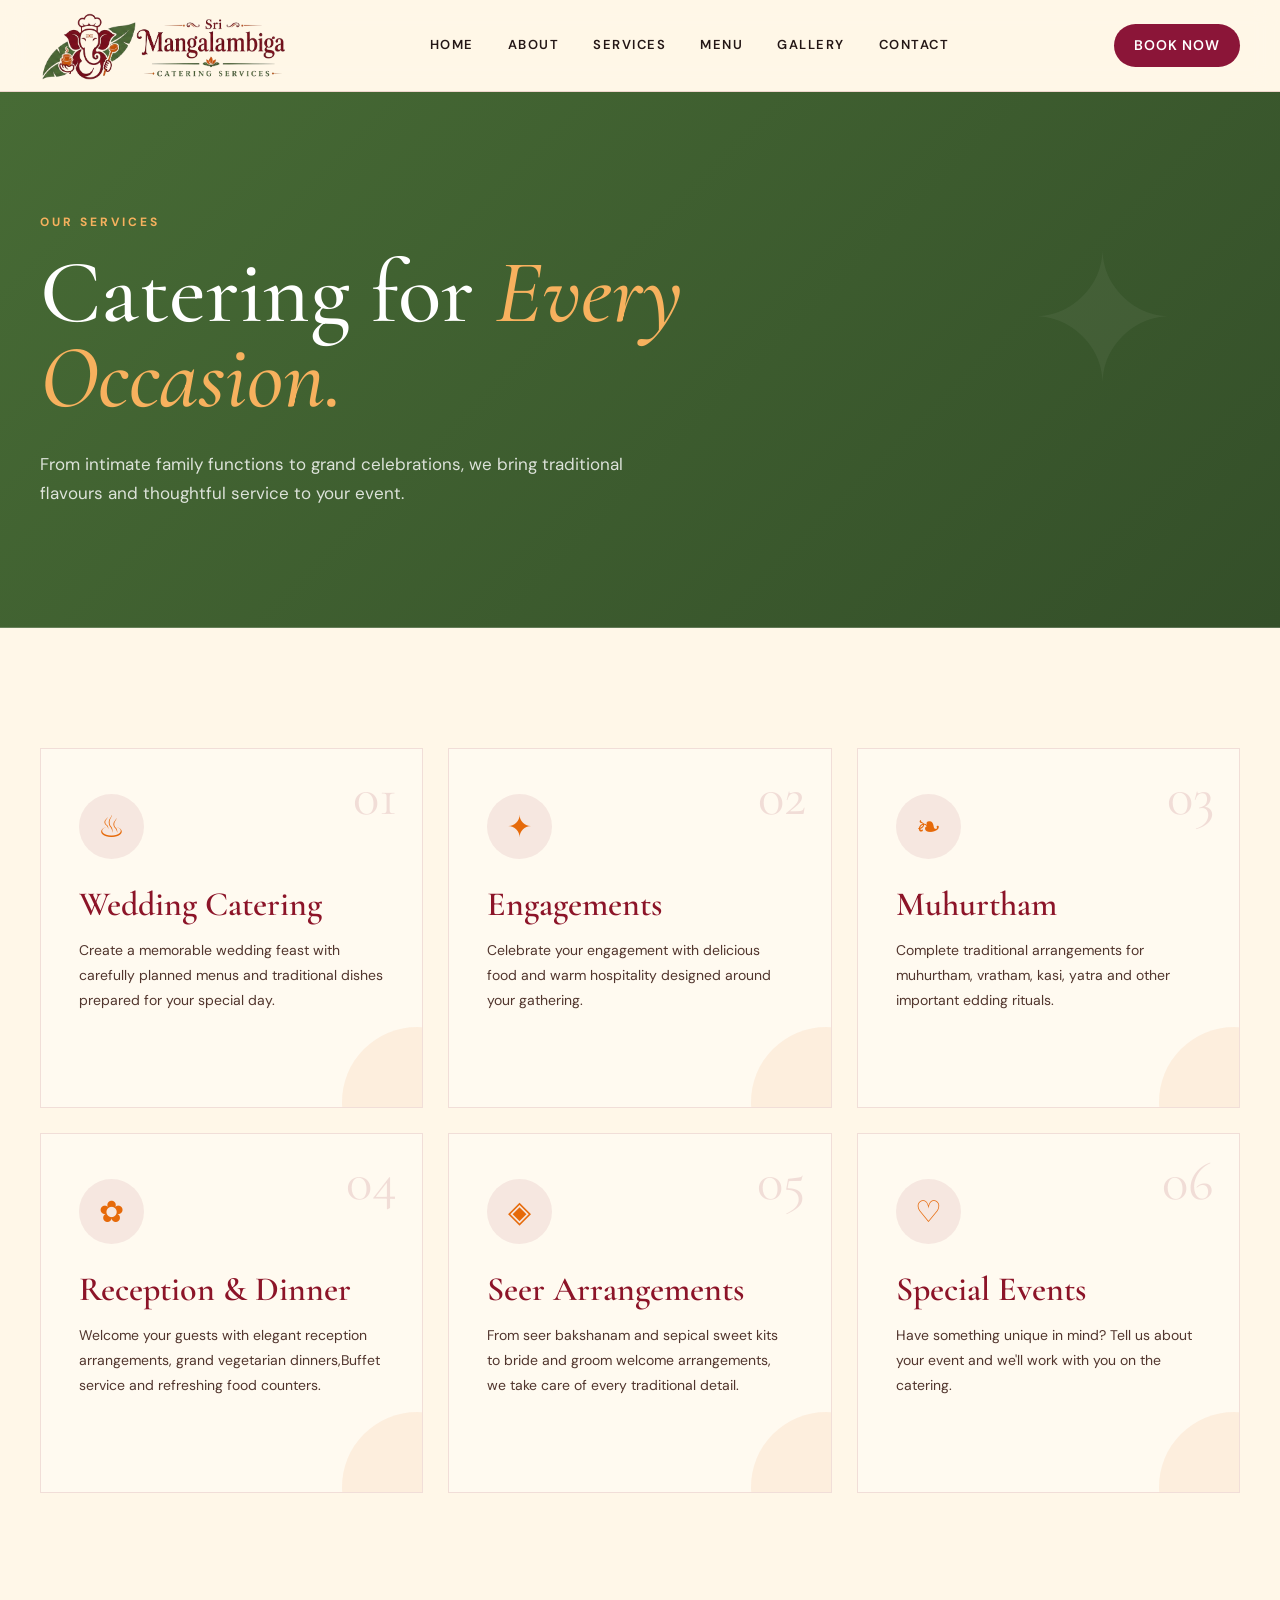
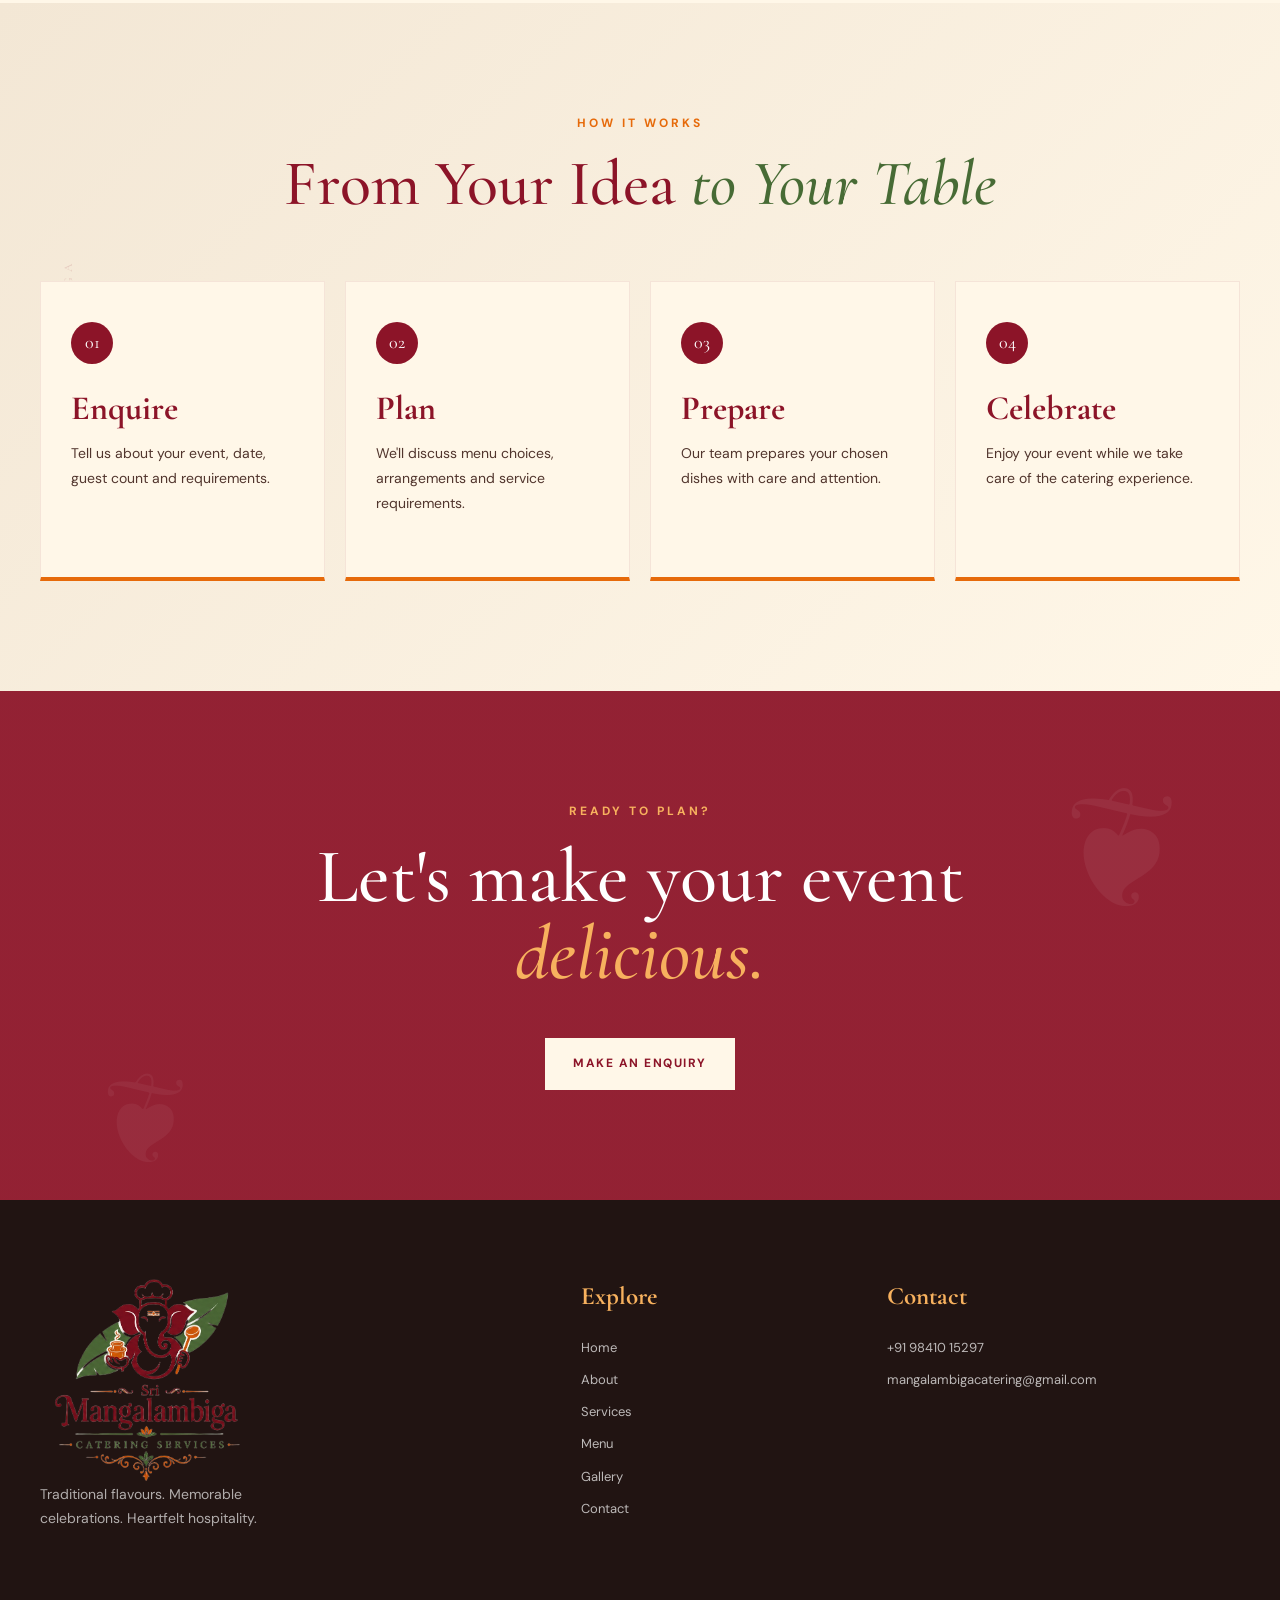
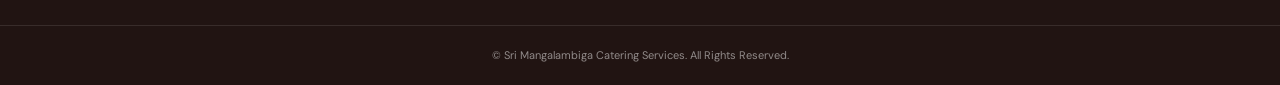
<file: services.html>
<!DOCTYPE html>
<html lang="en">

<head>

    <meta charset="UTF-8">

    <meta name="viewport"
          content="width=device-width, initial-scale=1.0">

    <title>Services | Sri Mangalambiga Catering Services</title>

    <link rel="preconnect"
          href="https://fonts.googleapis.com">

    <link rel="preconnect"
          href="https://fonts.gstatic.com"
          crossorigin>

    <link href="https://fonts.googleapis.com/css2?family=Cormorant+Garamond:wght@400;500;600;700&family=DM+Sans:wght@400;500;600;700&display=swap"
          rel="stylesheet">

    <link rel="stylesheet"
          href="style.css">

</head>

<body>


<!-- HEADER -->

<header class="site-header">

    <div class="container nav-container">

        <a href="index.html" class="logo">

            <img src="images/logo-horizontal.png"
                 alt="Sri Mangalambiga Catering Services"
                 class="brand-logo">

        </a>


        <button class="menu-toggle"
                id="menuToggle"
                aria-label="Open navigation">

            <span></span>
            <span></span>
            <span></span>

        </button>


        <nav class="main-nav" id="mainNav">

            <a href="index.html" class="nav-link">
                Home
            </a>

            <a href="about.html" class="nav-link">
                About
            </a>

            <a href="services.html" class="nav-link ">
                Services
            </a>

            <a href="menu.html" class="nav-link">
                Menu
            </a>

            <a href="gallery.html" class="nav-link">
                Gallery
            </a>

            <a href="contact.html" class="nav-link">
                Contact
            </a>

        </nav>
<a href="#contact" class="book-btn">BOOK NOW</a>
    </div>

</header>


<!-- PAGE HERO -->

<section class="page-hero">

    <div class="container">

        <p class="eyebrow">
            OUR SERVICES
        </p>

        <h1>
            Catering for
            <em>Every Occasion.</em>
        </h1>

        <p>
            From intimate family functions to grand celebrations,
            we bring traditional flavours and thoughtful service
            to your event.
        </p>

    </div>

</section>


<!-- SERVICES -->

<section class="section-padding">

    <div class="container">

        <div class="service-cards">


            <article class="service-card">

                <div class="service-number">
                    01
                </div>

                <div class="service-icon">
                    ♨
                </div>

                <h3>
                    Wedding Catering
                </h3>

                <p>
                    Create a memorable wedding feast with
                    carefully planned menus and traditional
                    dishes prepared for your special day.
                </p>

            </article>


            <article class="service-card">

                <div class="service-number">
                    02
                </div>

                <div class="service-icon">
                    ✦
                </div>

                <h3>
                    Engagements
                </h3>

                <p>
                    Celebrate your engagement with delicious
                    food and warm hospitality designed around
                    your gathering.
                </p>

            </article>


            <article class="service-card">

                <div class="service-number">
                    03
                </div>

                <div class="service-icon">
                    ❧
                </div>

                <h3>
                    Muhurtham
                </h3>

                <p>
                    Complete traditional arrangements for muhurtham, vratham, kasi, yatra and other important edding rituals.
                </p>

            </article>


            <article class="service-card">

                <div class="service-number">
                    04
                </div>

                <div class="service-icon">
                    ✿
                </div>

                <h3>
                    Reception & Dinner
                </h3>

                <p>
                    Welcome your guests with elegant reception arrangements, grand vegetarian dinners,Buffet service and refreshing food counters.
                </p>

            </article>


            <article class="service-card">

                <div class="service-number">
                    05
                </div>

                <div class="service-icon">
                    ◈
                </div>

                <h3>
                    Seer Arrangements
                </h3>

                <p>
                    From seer bakshanam and sepical sweet kits to bride and groom welcome arrangements, we take care of every traditional detail.
                </p>

            </article>


            <article class="service-card">

                <div class="service-number">
                    06
                </div>

                <div class="service-icon">
                    ♡
                </div>

                <h3>
                    Special Events
                </h3>

                <p>
                    Have something unique in mind?
                    Tell us about your event and we'll
                    work with you on the catering.
                </p>

            </article>

        </div>

    </div>

</section>


<!-- PROCESS -->

<section class="values-section section-padding">

    <div class="container">

        <div class="section-heading centered">

            <p class="eyebrow">
                HOW IT WORKS
            </p>

            <h2>
                From Your Idea
                <em>to Your Table</em>
            </h2>

        </div>


        <div class="values-grid">


            <article class="value-card">

                <span>01</span>

                <h3>
                    Enquire
                </h3>

                <p>
                    Tell us about your event, date,
                    guest count and requirements.
                </p>

            </article>


            <article class="value-card">

                <span>02</span>

                <h3>
                    Plan
                </h3>

                <p>
                    We'll discuss menu choices,
                    arrangements and service requirements.
                </p>

            </article>


            <article class="value-card">

                <span>03</span>

                <h3>
                    Prepare
                </h3>

                <p>
                    Our team prepares your chosen dishes
                    with care and attention.
                </p>

            </article>


            <article class="value-card">

                <span>04</span>

                <h3>
                    Celebrate
                </h3>

                <p>
                    Enjoy your event while we take care
                    of the catering experience.
                </p>

            </article>

        </div>

    </div>

</section>


<!-- CTA -->

<section class="home-cta">

    <div class="container">

        <div class="cta-content">

            <p class="eyebrow">
                READY TO PLAN?
            </p>

            <h2>
                Let's make your event
                <em>delicious.</em>
            </h2>

            <a href="contact.html"
               class="btn btn-light">

                Make an Enquiry

            </a>

        </div>

    </div>

</section>


<!-- FOOTER -->

<footer class="site-footer">

    <div class="container footer-grid">

        <div class="footer-brand">

            <img src="images/logo-withoutbackground.png"
                 alt="Sri Mangalambiga Catering Services">

            <p>
                Traditional flavours.
                Memorable celebrations.
                Heartfelt hospitality.
            </p>

        </div>


        <div class="footer-column">

            <h4>
                Explore
            </h4>

            <a href="index.html">Home</a>
            <a href="about.html">About</a>
            <a href="services.html">Services</a>
            <a href="menu.html">Menu</a>
            <a href="gallery.html">Gallery</a>
            <a href="contact.html">Contact</a>

        </div>


        <div class="footer-column">

            <h4>
                Contact
            </h4>

            <a href="tel:+919841015297">
                +91 98410 15297
            </a>

            <a href="mailto:mangalambigacatering@gmail.com">
                mangalambigacatering@gmail.com
            </a>

        </div>

    </div>


    <div class="footer-bottom">

        <div class="container">

            <p>
                © <span id="currentYear"></span>
                Sri Mangalambiga Catering Services.
                All Rights Reserved.
            </p>

        </div>

    </div>

</footer>


<script src="script.js"></script>

</body>
</html>
</file>
<file: style.css>
/* =========================================================
   SRI MANGALAMBIGA CATERING SERVICES
   MAIN WEBSITE STYLESHEET
========================================================= */


/* =========================================================
   BRAND VARIABLES
========================================================= */

:root {

    --maroon: #8C1428;
    --orange: #E66A0A;
    --green: #476B35;
    --ivory: #FFF7E8;

    --dark: #241716;
    --brown: #51352D;
    --cream: #F5EBDD;
    --white: #FFFFFF;

    --border: rgba(140, 20, 40, 0.15);

    --serif: "Cormorant Garamond", Georgia, serif;
    --sans: "DM Sans", Arial, sans-serif;

    --container: 1200px;

}


/* =========================================================
   RESET
========================================================= */

* {
    margin: 0;
    padding: 0;
    box-sizing: border-box;
}


html {
    scroll-behavior: smooth;
}


body {

    background: var(--ivory);

    color: var(--dark);

    font-family: var(--sans);

    line-height: 1.7;

    overflow-x: hidden;

}


img {
    max-width: 100%;
    display: block;
}


a {
    text-decoration: none;
    color: inherit;
}


button {
    font-family: inherit;
}


/* =========================================================
   CONTAINER
========================================================= */

.container {

    width: min(
        calc(100% - 40px),
        var(--container)
    );

    margin: 0 auto;

}


/* =========================================================
   HEADER
========================================================= */

.site-header {

    position: sticky;

    top: 0;

    z-index: 1000;

    background: rgba(255, 247, 232, 0.96);

    backdrop-filter: blur(12px);

    border-bottom: 1px solid var(--border);

}


.nav-container {

    min-height: 90px;

    display: flex;

    align-items: center;

    justify-content: space-between;

    gap: 30px;

}


.brand {
    display: flex;
    align-items: center;
}


.brand-logo {

    width: 245px;

    height: auto;

}


/* =========================================================
   NAVIGATION
========================================================= */

.main-nav {

    display: flex;

    align-items: center;

    gap: 34px;

}


.nav-link {

    position: relative;

    color: var(--dark);

    font-size: 13px;

    font-weight: 600;

    letter-spacing: 1.5px;

    text-transform: uppercase;

    padding: 10px 0;

    transition: color 0.3s ease;
}


.nav-link::after {

    content: "";

    position: absolute;

    left: 0;

    bottom: 2px;

    width: 0;

    height: 2px;

    background: var(--orange);

    transition: width 0.3s ease;

}


.nav-link:hover,
.nav-link.active {

    color: var(--maroon);

}


.nav-link:hover::after,
.nav-link.active::after {

    width: 100%;

}


/* =========================================================
   MOBILE MENU BUTTON
========================================================= */

.menu-toggle {

    display: none;

    border: 0;

    background: transparent;

    cursor: pointer;

    width: 44px;

    height: 44px;

}


.menu-toggle span {

    display: block;

    width: 25px;

    height: 2px;

    background: var(--maroon);

    margin: 5px auto;

    transition: 0.3s;

}


/* =========================================================
   HERO
========================================================= */

.hero {

    min-height: calc(100vh - 90px);

    position: relative;

    display: flex;

    align-items: center;

    background:

        linear-gradient(
            90deg,
            rgba(25, 10, 8, 0.82),
            rgba(25, 10, 8, 0.48),
            rgba(25, 10, 8, 0.2)
        ),

        url("https://images.unsplash.com/photo-1601050690597-df0568f70950?auto=format&fit=crop&w=2000&q=85")
        center / cover no-repeat;

}


.hero-content {

    position: relative;

    z-index: 2;

    color: white;

    padding: 100px 0;

    max-width: 760px;

}


.eyebrow {

    color: var(--orange);

    font-size: 12px;

    font-weight: 700;

    letter-spacing: 3px;

    text-transform: uppercase;

    margin-bottom: 18px;

}


.hero .eyebrow {

    color: #FFD39D;

}


.hero h1 {

    font-family: var(--serif);

    font-size: clamp(55px, 7vw, 95px);

    font-weight: 500;

    line-height: 0.95;

    margin-bottom: 30px;

}


.hero h1 span {

    display: block;

    color: #F7B15E;

    font-style: italic;

}


.hero-description {

    max-width: 620px;

    font-size: 18px;

    color: rgba(255,255,255,0.88);

    margin-bottom: 38px;

}


/* =========================================================
   BUTTONS
========================================================= */

.hero-buttons {

    display: flex;

    flex-wrap: wrap;

    gap: 15px;

}


.btn {

    display: inline-flex;

    justify-content: center;

    align-items: center;

    min-height: 52px;

    padding: 0 28px;

    font-size: 12px;

    font-weight: 700;

    letter-spacing: 1.5px;

    text-transform: uppercase;

    transition: all 0.3s ease;

}


.btn-primary {

    background: var(--maroon);

    color: white;

}


.btn-primary:hover {

    background: var(--orange);

    transform: translateY(-3px);

}


.btn-outline {

    border: 1px solid rgba(255,255,255,0.7);

    color: white;

}


.btn-outline:hover {

    background: white;

    color: var(--maroon);

}


.btn-light {

    background: var(--ivory);

    color: var(--maroon);

}


.btn-light:hover {

    background: white;

    transform: translateY(-3px);

}


/* =========================================================
   HERO SCROLL
========================================================= */

.hero-scroll {

    position: absolute;

    bottom: 35px;

    right: 50px;

    color: white;

    display: flex;

    align-items: center;

    gap: 15px;

    font-size: 10px;

    letter-spacing: 2px;

    z-index: 3;

}


.scroll-line {

    width: 55px;

    height: 1px;

    background: white;

}


/* =========================================================
   SECTIONS
========================================================= */

.section-padding {

    padding: 110px 0;

}


.intro {

    background: var(--ivory);

}


.intro-grid {

    display: grid;

    grid-template-columns: 180px 1fr;

    gap: 70px;

}


.section-label {

    display: flex;

    align-items: flex-start;

    gap: 15px;

    color: var(--maroon);

}


.section-label span {

    font-family: var(--serif);

    font-size: 20px;

}


.section-label div {

    width: 35px;

    height: 1px;

    background: var(--orange);

    margin-top: 15px;

}


.section-label p {

    writing-mode: vertical-rl;

    transform: rotate(180deg);

    font-size: 10px;

    letter-spacing: 2px;

    font-weight: 700;

}


.intro-content {

    max-width: 800px;

}


.intro-content h2,
.section-heading h2,
.menu-feature-content h2 {

    font-family: var(--serif);

    font-size: clamp(45px, 5vw, 70px);

    line-height: 1;

    font-weight: 500;

    color: var(--maroon);

    margin-bottom: 30px;

}


.intro-content h2 em,
.section-heading h2 em,
.menu-feature-content h2 em {

    color: var(--green);

    font-style: italic;

}


.intro-content > p:not(.eyebrow) {

    color: var(--brown);

    max-width: 720px;

    margin-bottom: 18px;

}


.text-link {

    display: inline-flex;

    align-items: center;

    gap: 12px;

    margin-top: 20px;

    color: var(--maroon);

    font-size: 12px;

    font-weight: 700;

    letter-spacing: 1.5px;

    text-transform: uppercase;

}


.text-link span {

    color: var(--orange);

    font-size: 20px;

    transition: transform 0.3s ease;

}


.text-link:hover span {

    transform: translateX(7px);

}


/* =========================================================
   SERVICES
========================================================= */

.services-preview {

    background: #F1E4D2;

}


.section-heading {

    max-width: 750px;

    margin-bottom: 65px;

}


.section-heading.centered {

    text-align: center;

    margin-left: auto;

    margin-right: auto;

}


.section-heading > p:not(.eyebrow) {

    color: var(--brown);

}


.service-cards {

    display: grid;

    grid-template-columns: repeat(3, 1fr);

    gap: 25px;

}


.service-card {

    background: var(--ivory);

    padding: 42px 35px;

    position: relative;

    border: 1px solid rgba(140,20,40,0.08);

    transition: all 0.4s ease;

}


.service-card:hover {

    transform: translateY(-10px);

    box-shadow:
        0 20px 45px rgba(60,30,20,0.1);

}


.service-number {

    position: absolute;

    right: 25px;

    top: 20px;

    color: rgba(140,20,40,0.18);

    font-family: var(--serif);

    font-size: 50px;

}


.service-icon {

    color: var(--orange);

    font-size: 38px;

    margin-bottom: 22px;

}


.service-card h3 {

    font-family: var(--serif);

    font-size: 32px;

    font-weight: 600;

    color: var(--maroon);

    margin-bottom: 12px;

}


.service-card p {

    color: var(--brown);

    margin-bottom: 25px;

}


.service-card a {

    color: var(--maroon);

    font-size: 11px;

    font-weight: 700;

    letter-spacing: 1.5px;

    text-transform: uppercase;

}


.service-card a span {

    color: var(--orange);

    margin-left: 8px;

}


/* =========================================================
   MENU FEATURE
========================================================= */

.menu-feature {

    background: var(--green);

    color: white;

}


.menu-feature-grid {

    display: grid;

    grid-template-columns: 1fr 1fr;

    align-items: center;

    gap: 90px;

}


.menu-book-preview {

    min-height: 450px;

    position: relative;

    display: flex;

    justify-content: center;

    align-items: center;

}


.book-cover {

    width: 300px;

    height: 410px;

    background: var(--maroon);

    border: 8px solid #E5D3B7;

    outline: 1px solid rgba(255,255,255,0.5);

    box-shadow:
        20px 25px 0 rgba(0,0,0,0.18),
        0 30px 60px rgba(0,0,0,0.25);

    color: #FFE8C6;

    display: flex;

    flex-direction: column;

    align-items: center;

    justify-content: center;

    text-align: center;

    transform: rotate(-4deg);

}


.book-cover p {

    font-size: 12px;

    letter-spacing: 3px;

    font-weight: 700;

}


.book-decoration {

    font-size: 55px;

    margin: 25px 0;

    color: #F7B15E;

}


.book-cover h3 {

    font-family: var(--serif);

    font-size: 48px;

    line-height: 0.9;

    font-weight: 500;

}


.book-cover span {

    margin-top: 25px;

    font-size: 9px;

    letter-spacing: 3px;

}


.menu-feature-content .eyebrow {

    color: #F7B15E;

}


.menu-feature-content h2 {

    color: white;

}


.menu-feature-content h2 em {

    color: #F7B15E;

}


.menu-feature-content > p:not(.eyebrow) {

    color: rgba(255,255,255,0.82);

    margin-bottom: 30px;

    max-width: 540px;

}


/* =========================================================
   WHY US
========================================================= */

.why-us {

    background: var(--ivory);

}


.features-grid {

    display: grid;

    grid-template-columns: repeat(4, 1fr);

    gap: 35px;

}


.feature {

    padding: 25px;

    border-top: 1px solid var(--border);

}


.feature-icon {

    color: var(--orange);

    font-size: 30px;

    display: block;

    margin-bottom: 20px;

}


.feature h3 {

    font-family: var(--serif);

    color: var(--maroon);

    font-size: 27px;

    margin-bottom: 10px;

}


.feature p {

    color: var(--brown);

    font-size: 14px;

}


/* =========================================================
   CTA
========================================================= */

.home-cta {

    padding: 110px 0;

    background:

        linear-gradient(
            rgba(140,20,40,0.94),
            rgba(140,20,40,0.94)
        ),

        url("https://images.unsplash.com/photo-1515003197210-e0cd71810b5f?auto=format&fit=crop&w=1800&q=80")
        center / cover;

    color: white;

    text-align: center;

}


.cta-content {

    max-width: 800px;

    margin: auto;

}


.cta-content .eyebrow {

    color: #F7B15E;

}


.cta-content h2 {

    font-family: var(--serif);

    font-size: clamp(48px, 6vw, 78px);

    line-height: 1;

    font-weight: 500;

    margin-bottom: 25px;

}


.cta-content h2 em {

    color: #F7B15E;

}


.cta-content > p:not(.eyebrow) {

    max-width: 600px;

    margin: 0 auto 30px;

    color: rgba(255,255,255,0.85);

}


/* =========================================================
   FOOTER
========================================================= */

.site-footer {

    background: #211412;

    color: white;

}


.footer-grid {

    display: grid;

    grid-template-columns: 2fr 1fr 1.5fr;

    gap: 70px;

    padding: 75px 0;

}


.brand img {

    width: 250px;

    background: var(--ivory);

    padding: 8px;

    margin-bottom: 20px;

}


.footer-brand p {

    max-width: 350px;

    color: rgba(255,255,255,0.65);

    font-size: 14px;

}


.footer-column {

    display: flex;

    flex-direction: column;

    align-items: flex-start;

    gap: 10px;

}


.footer-column h4 {

    font-family: var(--serif);

    color: #F7B15E;

    font-size: 25px;

    margin-bottom: 10px;

}


.footer-column a {

    color: rgba(255,255,255,0.7);

    font-size: 13px;

    transition: color 0.3s;

}


.footer-column a:hover {

    color: white;

}


.footer-bottom {

    border-top: 1px solid rgba(255,255,255,0.1);

    padding: 20px 0;

}


.footer-bottom p {

    color: rgba(255,255,255,0.5);

    font-size: 11px;

    text-align: center;

}



/* =========================================================
   RESPONSIVE TABLET
========================================================= */

@media (max-width: 900px) {

    .main-nav {

        gap: 18px;

    }


    .brand-logo {

        width: 200px;

    }


    .intro-grid {

        grid-template-columns: 1fr;

        gap: 30px;

    }


    .section-label {

        display: none;

    }


    .service-cards {

        grid-template-columns: 1fr 1fr;

    }


    .service-card:last-child {

        grid-column: span 2;

    }


    .menu-feature-grid {

        grid-template-columns: 1fr;

        gap: 50px;

    }


    .features-grid {

        grid-template-columns: 1fr 1fr;

    }


    .footer-grid {

        grid-template-columns: 1fr 1fr;

    }


    .footer-brand {
        

        grid-column: span 2;

    }

}


/* =========================================================
   MOBILE
========================================================= */

@media (max-width: 700px) {

    .container {

        width: min(
            calc(100% - 30px),
            var(--container)
        );

    }


    .nav-container {

        min-height: 75px;

    }


    .brand-logo {

        width: 185px;

    }


    .menu-toggle {

        display: block;

        position: relative;

        z-index: 1001;

    }


    .main-nav {

        position: fixed;

        top: 75px;

        right: -100%;

        width: 100%;

        height: calc(100vh - 75px);

        background: var(--ivory);

        display: flex;

        flex-direction: column;

        justify-content: flex-start;

        align-items: center;

        padding: 55px 20px;

        gap: 25px;

        transition: right 0.35s ease;

    }


    .main-nav.open {

        right: 0;

    }


    .nav-link {

        font-size: 16px;

    }


    .hero {

        min-height: 720px;

    }


    .hero-content {

        padding: 70px 0;

    }


    .hero h1 {

        font-size: 57px;

    }


    .hero-description {

        font-size: 16px;

    }


    .hero-scroll {

        display: none;

    }


    .section-padding {

        padding: 75px 0;

    }


    .intro-content h2,
    .section-heading h2,
    .menu-feature-content h2 {

        font-size: 48px;

    }


    .service-cards {

        grid-template-columns: 1fr;

    }


    .service-card:last-child {

        grid-column: auto;

    }


    .menu-book-preview {

        min-height: 400px;

    }


    .book-cover {

        width: 255px;

        height: 350px;

    }


    .book-cover h3 {

        font-size: 40px;

    }


    .features-grid {

        grid-template-columns: 1fr;

    }


    .footer-grid {

        grid-template-columns: 1fr;

        gap: 45px;

    }


    .footer-brand {

        grid-column: auto;

    }


    .footer-brand img {

        width: 210px;

    }


    .hero-buttons {

        flex-direction: column;

        align-items: stretch;

    }


    .hero-buttons .btn {

        width: 100%;

    }

}


/* =========================================================
   SMALL MOBILE
========================================================= */

@media (max-width: 400px) {

    .brand-logo {

        width: 165px;

    }


    .hero h1 {

        font-size: 49px;

    }


    .intro-content h2,
    .section-heading h2,
    .menu-feature-content h2 {

        font-size: 42px;

    }


    .book-cover {

        width: 230px;

        height: 325px;

    }

}


/* =========================================================
   ACCESSIBILITY
========================================================= */

:focus-visible {

    outline: 3px solid var(--orange);

    outline-offset: 4px;

}


/* =========================================================
   REDUCED MOTION
========================================================= */

@media (prefers-reduced-motion: reduce) {

    *,
    *::before,
    *::after {

        scroll-behavior: auto !important;

        transition-duration: 0.01ms !important;

        animation-duration: 0.01ms !important;

    }

}
/* =========================================================
   INNER PAGE HERO
========================================================= */

.page-hero {

    background:
        linear-gradient(
            rgba(71, 107, 53, 0.94),
            rgba(71, 107, 53, 0.94)
        );

    color: white;

    padding: 120px 0;

}


.page-hero .eyebrow {

    color: #F7B15E;

}


.page-hero h1 {

    max-width: 850px;

    font-family: var(--serif);

    font-size: clamp(55px, 7vw, 90px);

    line-height: 0.95;

    font-weight: 500;

}


.page-hero h1 em {

    color: #F7B15E;

}


.page-hero > div > p:last-child {

    max-width: 600px;

    margin-top: 30px;

    color: rgba(255,255,255,0.82);

    font-size: 17px;

}


/* =========================================================
   ABOUT HIGHLIGHT
========================================================= */

.about-highlight {

    display: grid;

    grid-template-columns: 1fr 1fr;

    min-height: 650px;

}


.about-image {

    min-height: 600px;

    overflow: hidden;

}


.about-image img {

    width: 100%;

    height: 100%;

    object-fit: cover;

    transition: transform 0.8s ease;

}


.about-image:hover img {

    transform: scale(1.05);

}


.about-highlight-content {

    background: var(--maroon);

    color: white;

    padding: 90px;

    display: flex;

    flex-direction: column;

    justify-content: center;

}


.about-highlight-content .eyebrow {

    color: #F7B15E;

}


.about-highlight-content h2 {

    font-family: var(--serif);

    font-size: clamp(45px, 5vw, 68px);

    line-height: 0.95;

    font-weight: 500;

    margin-bottom: 30px;

}


.about-highlight-content h2 em {

    color: #F7B15E;

}


.about-highlight-content > p:not(.eyebrow) {

    max-width: 600px;

    color: rgba(255,255,255,0.82);

    margin-bottom: 15px;

}


.about-points {

    margin-top: 30px;

    border-top: 1px solid rgba(255,255,255,0.2);

}


.about-points div {

    display: flex;

    align-items: center;

    gap: 20px;

    padding: 16px 0;

    border-bottom: 1px solid rgba(255,255,255,0.2);

}


.about-points strong {

    color: #F7B15E;

    font-family: var(--serif);

    font-size: 22px;

}


.about-points span {

    font-size: 13px;

    letter-spacing: 1px;

    text-transform: uppercase;

}


/* =========================================================
   VALUES
========================================================= */

.values-section {

    background: #F1E4D2;

}


.values-grid {

    display: grid;

    grid-template-columns: repeat(4, 1fr);

    gap: 20px;

}


.value-card {

    background: var(--ivory);

    padding: 40px 30px;

    min-height: 280px;

    border-bottom: 3px solid var(--orange);

    transition: 0.35s ease;

}


.value-card:hover {

    transform: translateY(-8px);

    border-bottom-color: var(--maroon);

}


.value-card > span {

    font-family: var(--serif);

    color: var(--orange);

    font-size: 22px;

}


.value-card h3 {

    color: var(--maroon);

    font-family: var(--serif);

    font-size: 34px;

    margin: 25px 0 12px;

}


.value-card p {

    color: var(--brown);

    font-size: 14px;

}


/* =========================================================
   INNER PAGE MOBILE
========================================================= */

@media (max-width: 900px) {

    .about-highlight {

        grid-template-columns: 1fr;

    }


    .about-image {

        min-height: 450px;

    }


    .about-highlight-content {

        padding: 70px 35px;

    }


    .values-grid {

        grid-template-columns: 1fr 1fr;

    }

}


@media (max-width: 600px) {

    .page-hero {

        padding: 80px 0;

    }


    .page-hero h1 {

        font-size: 53px;

    }


    .about-image {

        min-height: 350px;

    }


    .about-highlight-content {

        padding: 60px 25px;

    }


    .values-grid {

        grid-template-columns: 1fr;

    }

}
/* =========================================================
   SERVICES PAGE
========================================================= */

/* Service page background */
body {
    background-color: var(--ivory);
}


/* =========================================================
   SERVICES PAGE HERO
========================================================= */

.page-hero {
    position: relative;
    overflow: hidden;
    background:
        linear-gradient(
            135deg,
            var(--green),
            #344f29
        );
}

.page-hero::before {
    content: "✦";
    position: absolute;
    right: 8%;
    top: 15%;
    font-family: var(--serif);
    font-size: 180px;
    color: rgba(255, 255, 255, 0.05);
}

.page-hero::after {
    content: "";
    position: absolute;
    left: 0;
    bottom: 0;
    width: 100%;
    height: 1px;
    background: rgba(255,255,255,0.2);
}

.page-hero .container {
    position: relative;
    z-index: 2;
}


/* =========================================================
   SERVICE CARD SECTION
========================================================= */

.section-padding > .container > .service-cards {
    margin-top: 10px;
}


/* =========================================================
   SERVICE CARDS
========================================================= */

.service-card {
    position: relative;
    overflow: hidden;

    background: #fffaf0;

    border: 1px solid rgba(140, 20, 40, 0.12);

    padding: 45px 38px;

    min-height: 360px;

    transition:
        transform 0.4s ease,
        box-shadow 0.4s ease,
        border-color 0.4s ease;
}


/* Decorative circle */

.service-card::before {
    content: "";

    position: absolute;

    width: 150px;
    height: 150px;

    border-radius: 50%;

    right: -70px;
    bottom: -70px;

    background: rgba(230, 106, 10, 0.08);

    transition: transform 0.5s ease;
}


.service-card:hover::before {
    transform: scale(1.5);
}


.service-card:hover {
    transform: translateY(-12px);

    border-color: rgba(230, 106, 10, 0.35);

    box-shadow:
        0 25px 50px rgba(50, 25, 15, 0.12);
}


/* =========================================================
   SERVICE NUMBER
========================================================= */

.service-number {
    position: absolute;

    top: 20px;
    right: 25px;

    font-family: var(--serif);

    font-size: 55px;

    line-height: 1;

    color: rgba(140, 20, 40, 0.12);

    transition: color 0.3s ease;
}


.service-card:hover .service-number {
    color: rgba(230, 106, 10, 0.25);
}


/* =========================================================
   SERVICE ICON
========================================================= */

.service-icon {
    width: 65px;
    height: 65px;

    display: flex;

    align-items: center;
    justify-content: center;

    border-radius: 50%;

    background: rgba(140, 20, 40, 0.08);

    color: var(--orange);

    font-size: 30px;

    margin-bottom: 28px;

    transition:
        background 0.3s ease,
        transform 0.3s ease;
}


.service-card:hover .service-icon {
    background: var(--maroon);

    color: #fff;

    transform: rotate(8deg);
}


/* =========================================================
   SERVICE TITLE
========================================================= */

.service-card h3 {
    position: relative;

    font-family: var(--serif);

    font-size: 34px;

    line-height: 1.05;

    font-weight: 600;

    color: var(--maroon);

    margin-bottom: 15px;
}


.service-card p {
    position: relative;

    max-width: 420px;

    color: var(--brown);

    font-size: 14px;

    line-height: 1.8;
}


/* =========================================================
   SERVICE GRID
========================================================= */

.service-cards {
    display: grid;

    grid-template-columns: repeat(3, 1fr);

    gap: 25px;
}


/* =========================================================
   SERVICE PROCESS SECTION
========================================================= */

.values-section {
    position: relative;

    background:
        linear-gradient(
            135deg,
            #F3E7D5,
            #FFF7E8
        );
}


.values-section::before {
    content: "SRI MANGALAMBIGA";

    position: absolute;

    left: -30px;
    top: 50%;

    transform: rotate(-90deg);

    font-family: var(--serif);

    font-size: 12px;

    letter-spacing: 5px;

    color: rgba(140, 20, 40, 0.15);
}


/* =========================================================
   PROCESS CARDS
========================================================= */

.values-grid {
    display: grid;

    grid-template-columns: repeat(4, 1fr);

    gap: 20px;
}


.value-card {
    position: relative;

    background: var(--ivory);

    padding: 40px 30px;

    min-height: 300px;

    border: 1px solid rgba(140, 20, 40, 0.08);

    border-bottom: 4px solid var(--orange);

    transition:
        transform 0.35s ease,
        box-shadow 0.35s ease;
}


.value-card:hover {
    transform: translateY(-10px);

    box-shadow:
        0 20px 40px rgba(50, 25, 15, 0.10);
}


.value-card > span {
    display: inline-flex;

    align-items: center;
    justify-content: center;

    width: 42px;
    height: 42px;

    border-radius: 50%;

    background: var(--maroon);

    color: white;

    font-family: var(--serif);

    font-size: 18px;
}


.value-card h3 {
    font-family: var(--serif);

    color: var(--maroon);

    font-size: 34px;

    line-height: 1;

    margin: 28px 0 15px;
}


.value-card p {
    color: var(--brown);

    font-size: 14px;

    line-height: 1.8;
}


/* =========================================================
   SERVICES CTA
========================================================= */

.home-cta {
    position: relative;

    overflow: hidden;
}


.home-cta::before {
    content: "❦";

    position: absolute;

    right: 8%;
    top: 20px;

    font-family: var(--serif);

    font-size: 160px;

    color: rgba(255,255,255,0.06);
}


.home-cta::after {
    content: "❦";

    position: absolute;

    left: 8%;
    bottom: -20px;

    font-family: var(--serif);

    font-size: 120px;

    color: rgba(255,255,255,0.05);
}


.cta-content {
    position: relative;

    z-index: 2;
}


/* =========================================================
   SERVICES PAGE TABLET
========================================================= */

@media (max-width: 1000px) {

    .service-cards {
        grid-template-columns: repeat(2, 1fr);
    }

    .values-grid {
        grid-template-columns: repeat(2, 1fr);
    }

}


/* =========================================================
   SERVICES PAGE MOBILE
========================================================= */

@media (max-width: 700px) {

    .page-hero {
        padding: 85px 0;
    }


    .page-hero h1 {
        font-size: 55px;
    }


    .service-cards {
        grid-template-columns: 1fr;

        gap: 18px;
    }


    .service-card {
        min-height: auto;

        padding: 38px 28px;
    }


    .service-card h3 {
        font-size: 31px;
    }


    .service-number {
        font-size: 48px;

        top: 18px;
        right: 20px;
    }


    .values-grid {
        grid-template-columns: 1fr;

        gap: 18px;
    }


    .value-card {
        min-height: 250px;

        padding: 35px 28px;
    }


    .values-section::before {
        display: none;
    }


    .home-cta {
        padding: 80px 0;
    }

}


/* =========================================================
   SMALL MOBILE
========================================================= */

@media (max-width: 400px) {

    .page-hero h1 {
        font-size: 47px;
    }


    .service-card {
        padding: 32px 23px;
    }


    .service-card h3 {
        font-size: 28px;
    }


    .service-icon {
        width: 58px;
        height: 58px;

        font-size: 26px;
    }


    .value-card h3 {
        font-size: 30px;
    }

}
/* =========================================================
   MENU PAGE
   ========================================================= */

.menu-page-hero {
    background:
        linear-gradient(
            135deg,
            rgba(71, 107, 53, 0.97),
            rgba(52, 79, 41, 0.98)
        );
}

.menu-intro {
    padding: 80px 20px 45px;
    text-align: center;
    background: var(--ivory);
}

.menu-intro .container {
    max-width: 850px;
    margin: auto;
}

.menu-intro h2 {
    margin: 10px 0 15px;
    color: var(--maroon);
}

.menu-intro p {
    max-width: 700px;
    margin: auto;
    color: #665b51;
    line-height: 1.8;
}


/* =========================================================
   DIGITAL MENU BOOK
   ========================================================= */

.digital-menu-section {
    padding: 55px 20px 90px;
    background:
        radial-gradient(
            circle at center,
            #fffdf8 0%,
            var(--ivory) 55%,
            #f7ead5 100%
        );
    overflow: hidden;
}

.menu-book-wrapper {
    max-width: 1100px;
    margin: auto;

    display: flex;
    align-items: center;
    justify-content: center;
    gap: 35px;
}


/* Book */

.menu-book {
    position: relative;

    width: min(680px, 75vw);
    aspect-ratio: 510 / 680;

    perspective: 1800px;

    background: #ffffff;

    border-radius: 4px;

    box-shadow:
        0 25px 60px rgba(80, 45, 20, 0.22),
        0 8px 20px rgba(80, 45, 20, 0.12);

    overflow: hidden;
}


/* Page */

.book-page {
    position: relative;

    width: 100%;
    height: 100%;

    background: #ffffff;

    transform-origin: left center;

    overflow: hidden;
}


/* Menu Image */

.book-page img {
    width: 100%;
    height: 100%;

    display: block;

    object-fit: contain;

    background: #ffffff;

    user-select: none;
    -webkit-user-drag: none;
}


/* =========================================================
   PAGE TURN ANIMATION
   ========================================================= */

.menu-book.turn-next .book-page {
    animation: pageTurnNext 0.65s ease-in-out;
}

.menu-book.turn-prev .book-page {
    animation: pageTurnPrev 0.65s ease-in-out;
}


@keyframes pageTurnNext {

    0% {
        transform: rotateY(0deg);
    }

    45% {
        transform: rotateY(-90deg);
    }

    100% {
        transform: rotateY(0deg);
    }

}


@keyframes pageTurnPrev {

    0% {
        transform: rotateY(0deg);
    }

    45% {
        transform: rotateY(90deg);
    }

    100% {
        transform: rotateY(0deg);
    }

}


/* =========================================================
   BOOK CONTROLS
   ========================================================= */

.book-control {
    width: 58px;
    height: 58px;

    border: 2px solid var(--maroon);
    border-radius: 50%;

    background: var(--ivory);
    color: var(--maroon);

    font-size: 42px;
    line-height: 1;

    display: flex;
    align-items: center;
    justify-content: center;

    cursor: pointer;

    transition:
        background 0.3s ease,
        color 0.3s ease,
        transform 0.3s ease,
        box-shadow 0.3s ease;
}


.book-control:hover {
    background: var(--maroon);
    color: #ffffff;

    transform: scale(1.1);

    box-shadow:
        0 8px 20px rgba(140, 20, 40, 0.25);
}


.book-control:active {
    transform: scale(0.95);
}


.book-control:disabled {
    opacity: 0.35;
    cursor: not-allowed;
    transform: none;
    box-shadow: none;
}


/* =========================================================
   PAGE INFORMATION
   ========================================================= */

.book-information {
    max-width: 680px;

    margin: 30px auto 0;

    display: flex;
    align-items: center;
    justify-content: space-between;

    gap: 20px;
}


.page-counter {
    display: flex;
    align-items: center;
    gap: 8px;

    color: var(--maroon);

    font-family: "Cormorant Garamond", serif;

    font-size: 24px;
    font-weight: 700;
}


.page-divider {
    color: var(--orange);
}


.book-hint {
    color: #776d63;

    font-size: 14px;
}


.mobile-hint {
    display: none;
}


/* =========================================================
   BOOK ACTION BUTTONS
   ========================================================= */

.book-actions {
    margin-top: 30px;

    display: flex;
    justify-content: center;
    align-items: center;

    gap: 14px;

    flex-wrap: wrap;
}


.book-action-btn {
    padding: 12px 22px;

    border: 1px solid var(--maroon);
    border-radius: 4px;

    background: transparent;
    color: var(--maroon);

    font-family: "DM Sans", sans-serif;

    font-size: 14px;
    font-weight: 600;

    text-decoration: none;

    cursor: pointer;

    transition:
        background 0.3s ease,
        color 0.3s ease,
        transform 0.3s ease;
}


.book-action-btn:hover {
    background: var(--maroon);
    color: #ffffff;

    transform: translateY(-2px);
}


.primary-book-btn {
    background: var(--orange);
    border-color: var(--orange);
    color: #ffffff;
}


.primary-book-btn:hover {
    background: var(--maroon);
    border-color: var(--maroon);
}


/* =========================================================
   MENU CTA
   ========================================================= */

.menu-cta {
    background:
        linear-gradient(
            135deg,
            var(--maroon),
            #68101e
        );
}


/* =========================================================
   TOUCH / SWIPE
   ========================================================= */

.menu-book {
    touch-action: pan-y;
}


/* =========================================================
   TABLET
   ========================================================= */

@media (max-width: 900px) {

    .menu-book-wrapper {
        gap: 20px;
    }

    .menu-book {
        width: min(600px, 70vw);
    }

    .book-control {
        width: 50px;
        height: 50px;

        font-size: 36px;
    }

}


/* =========================================================
   MOBILE
   ========================================================= */

@media (max-width: 700px) {

    .menu-intro {
        padding: 60px 20px 30px;
    }


    .digital-menu-section {
        padding: 35px 15px 65px;
    }


    .menu-book-wrapper {
        gap: 10px;
    }


    .menu-book {
        width: calc(100vw - 90px);

        max-width: 500px;

        box-shadow:
            0 15px 35px rgba(80, 45, 20, 0.20);
    }


    .book-control {
        flex-shrink: 0;

        width: 42px;
        height: 42px;

        font-size: 30px;

        border-width: 1px;
    }


    .book-information {
        margin-top: 22px;

        flex-direction: column;

        justify-content: center;

        text-align: center;

        gap: 8px;
    }


    .book-hint {
        font-size: 12px;
    }


    .desktop-hint {
        display: none;
    }


    .mobile-hint {
        display: inline;
    }


    .book-actions {
        margin-top: 25px;

        flex-direction: column;

        width: 100%;
    }


    .book-action-btn {
        width: min(280px, 90%);

        text-align: center;
    }

}


/* =========================================================
   SMALL MOBILE
   ========================================================= */

@media (max-width: 420px) {

    .menu-book {
        width: calc(100vw - 78px);
    }


    .book-control {
        width: 35px;
        height: 35px;

        font-size: 25px;
    }


    .page-counter {
        font-size: 21px;
    }

}
/* =========================================================
   GALLERY PAGE
   ========================================================= */

.gallery-page-hero {
    background:
        linear-gradient(
            135deg,
            rgba(140, 20, 40, 0.97),
            rgba(104, 16, 30, 0.98)
        );
}


/* =========================================================
   GALLERY INTRO
   ========================================================= */

.gallery-intro {
    padding: 80px 20px 45px;
    text-align: center;
    background: var(--ivory);
}

.gallery-intro .container {
    max-width: 850px;
    margin: auto;
}

.gallery-intro h2 {
    max-width: 700px;
    margin: 10px auto 15px;
    color: var(--maroon);
}

.gallery-intro p {
    max-width: 680px;
    margin: auto;
    color: #665b51;
    line-height: 1.8;
}


/* =========================================================
   GALLERY SECTION
   ========================================================= */

.gallery-section {
    padding: 45px 20px 90px;
    background: var(--ivory);
}

.gallery-grid {
    max-width: 1200px;
    margin: auto;

    display: grid;

    grid-template-columns:
        repeat(3, 1fr);

    grid-auto-rows: 280px;

    gap: 18px;
}


/* =========================================================
   GALLERY ITEM
   ========================================================= */

.gallery-item {
    position: relative;

    overflow: hidden;

    border-radius: 8px;

    background: #eee;

    cursor: pointer;

    box-shadow:
        0 10px 30px rgba(60, 35, 20, 0.10);

    transition:
        transform 0.4s ease,
        box-shadow 0.4s ease;
}


/* Make selected images larger */

.gallery-item:nth-child(1) {
    grid-row: span 2;
}

.gallery-item:nth-child(5) {
    grid-column: span 2;
}

.gallery-item:nth-child(7) {
    grid-row: span 2;
}


/* Image */

.gallery-item img {
    width: 100%;
    height: 100%;

    display: block;

    object-fit: cover;

    transition:
        transform 0.7s ease,
        filter 0.5s ease;
}


/* Hover */

.gallery-item:hover {
    transform: translateY(-5px);

    box-shadow:
        0 18px 40px rgba(60, 35, 20, 0.18);
}


.gallery-item:hover img {
    transform: scale(1.08);

    filter: brightness(0.72);
}


/* =========================================================
   GALLERY OVERLAY
   ========================================================= */

.gallery-overlay {
    position: absolute;

    left: 0;
    right: 0;
    bottom: 0;

    padding: 45px 22px 22px;

    background:
        linear-gradient(
            to top,
            rgba(30, 15, 10, 0.75),
            rgba(30, 15, 10, 0)
        );

    color: #ffffff;

    opacity: 0;

    transform: translateY(15px);

    transition:
        opacity 0.4s ease,
        transform 0.4s ease;
}


.gallery-item:hover .gallery-overlay {
    opacity: 1;

    transform: translateY(0);
}


.gallery-overlay span {
    font-family:
        "Cormorant Garamond",
        serif;

    font-size: 22px;

    font-weight: 600;

    letter-spacing: 0.5px;
}


/* =========================================================
   LIGHTBOX
   ========================================================= */

.gallery-lightbox {
    position: fixed;

    inset: 0;

    z-index: 9999;

    display: flex;

    align-items: center;
    justify-content: center;

    padding: 30px;

    background:
        rgba(30, 15, 10, 0.94);

    opacity: 0;

    visibility: hidden;

    transition:
        opacity 0.35s ease,
        visibility 0.35s ease;
}


.gallery-lightbox.active {
    opacity: 1;

    visibility: visible;
}


/* Lightbox image container */

.lightbox-content {
    position: relative;

    max-width: 1000px;
    max-height: 90vh;

    text-align: center;
}


/* Lightbox image */

.lightbox-content img {
    display: block;

    max-width: 90vw;
    max-height: 78vh;

    width: auto;
    height: auto;

    object-fit: contain;

    border-radius: 4px;

    box-shadow:
        0 20px 60px rgba(0, 0, 0, 0.45);
}


/* Caption */

#lightboxCaption {
    margin: 15px 0 0;

    color: #ffffff;

    font-family:
        "Cormorant Garamond",
        serif;

    font-size: 22px;
}


/* =========================================================
   LIGHTBOX BUTTONS
   ========================================================= */

.lightbox-close,
.lightbox-prev,
.lightbox-next {
    position: absolute;

    border: none;

    background: transparent;

    color: #ffffff;

    cursor: pointer;

    display: flex;

    align-items: center;
    justify-content: center;

    transition:
        color 0.3s ease,
        transform 0.3s ease;
}


.lightbox-close {
    top: 20px;
    right: 25px;

    width: 45px;
    height: 45px;

    font-size: 30px;
}


.lightbox-prev,
.lightbox-next {
    top: 50%;

    width: 55px;
    height: 55px;

    margin-top: -27px;

    font-family:
        "Cormorant Garamond",
        serif;

    font-size: 55px;
}


.lightbox-prev {
    left: 25px;
}


.lightbox-next {
    right: 25px;
}


.lightbox-close:hover,
.lightbox-prev:hover,
.lightbox-next:hover {
    color: var(--orange);

    transform: scale(1.15);
}


/* =========================================================
   GALLERY CTA
   ========================================================= */

.gallery-cta {
    background:
        linear-gradient(
            135deg,
            var(--green),
            #344f29
        );
}
.btn.btn-light{
    margin-top:20px;
}




/* =========================================================
   TABLET
   ========================================================= */

@media (max-width: 900px) {

    .gallery-grid {
        grid-template-columns:
            repeat(2, 1fr);

        grid-auto-rows: 260px;
    }

    .gallery-item:nth-child(1) {
        grid-row: span 2;
    }

    .gallery-item:nth-child(5) {
        grid-column: span 2;
    }

    .gallery-item:nth-child(7) {
        grid-row: span 1;
    }

}


/* =========================================================
   MOBILE
   ========================================================= */

@media (max-width: 650px) {

    .gallery-intro {
        padding: 60px 20px 30px;
    }

    .gallery-section {
        padding: 30px 15px 65px;
    }

    .gallery-grid {
        grid-template-columns: 1fr;

        grid-auto-rows: 260px;

        gap: 14px;
    }


    .gallery-item:nth-child(1),
    .gallery-item:nth-child(5),
    .gallery-item:nth-child(7) {
        grid-column: auto;
        grid-row: span 1;
    }


    .gallery-overlay {
        opacity: 1;

        transform: translateY(0);

        padding:
            50px 18px 18px;
    }


    .gallery-overlay span {
        font-size: 19px;
    }


    /* Lightbox */

    .gallery-lightbox {
        padding: 15px;
    }


    .lightbox-content img {
        max-width: 94vw;

        max-height: 75vh;
    }


    .lightbox-prev,
    .lightbox-next {
        width: 40px;
        height: 40px;

        font-size: 42px;
    }


    .lightbox-prev {
        left: 5px;
    }


    .lightbox-next {
        right: 5px;
    }


    .lightbox-close {
        top: 10px;
        right: 10px;
    }


    #lightboxCaption {
        font-size: 19px;
    }

}


/* =========================================================
   VERY SMALL MOBILE
   ========================================================= */

@media (max-width: 400px) {

    .gallery-grid {
        grid-auto-rows: 230px;
    }

    .gallery-overlay span {
        font-size: 17px;
    }

}
/* =========================================================
   CONTACT PAGE
   ========================================================= */

.contact-page-hero {
    background:
        linear-gradient(
            135deg,
            var(--orange),
            #b94f05
        );
}


/* =========================================================
   CONTACT INFORMATION
   ========================================================= */

.contact-info-section {
    padding: 75px 20px 45px;
    background: var(--ivory);
}

.contact-info-grid {
    max-width: 1100px;
    margin: auto;

    display: grid;
    grid-template-columns: repeat(3, 1fr);
    gap: 22px;
}

.contact-info-card {
    padding: 35px 25px;

    text-align: center;

    background: #ffffff;

    border: 1px solid rgba(140, 20, 40, 0.10);
    border-radius: 8px;

    box-shadow:
        0 10px 30px rgba(60, 35, 20, 0.07);

    transition:
        transform 0.3s ease,
        box-shadow 0.3s ease;
}

.contact-info-card:hover {
    transform: translateY(-7px);

    box-shadow:
        0 18px 40px rgba(60, 35, 20, 0.13);
}

.contact-icon {
    width: 58px;
    height: 58px;

    margin: 0 auto 18px;

    display: flex;
    align-items: center;
    justify-content: center;

    border-radius: 50%;

    background: var(--maroon);
    color: #ffffff;

    font-size: 23px;
}

.contact-info-card h3 {
    margin-bottom: 8px;

    color: var(--maroon);

    font-family:
        "Cormorant Garamond",
        serif;

    font-size: 26px;
}

.contact-info-card p {
    margin-bottom: 14px;

    color: #766b60;

    font-size: 14px;
    line-height: 1.7;
}

.contact-info-card a {
    color: var(--orange);

    font-weight: 700;
    text-decoration: none;

    word-break: break-word;
}

.contact-info-card a:hover {
    color: var(--maroon);
}


/* =========================================================
   ENQUIRY SECTION
   ========================================================= */

.enquiry-section {
    padding: 90px 20px;

    background:
        linear-gradient(
            135deg,
            #f9ead7,
            var(--ivory)
        );
}

.enquiry-grid {
    max-width: 1150px;
    margin: auto;

    display: grid;

    grid-template-columns:
        0.85fr 1.15fr;

    gap: 70px;

    align-items: start;
}

.enquiry-content {
    padding-top: 25px;
}

.enquiry-content h2 {
    margin: 10px 0 18px;

    color: var(--maroon);

    font-size: clamp(38px, 5vw, 58px);

    line-height: 1.05;
}

.enquiry-content > p {
    max-width: 500px;

    color: #6d6258;

    line-height: 1.9;
}


/* Enquiry note */

.enquiry-note {
    display: flex;

    gap: 15px;

    margin: 30px 0;

    padding: 20px;

    border-left: 4px solid var(--orange);

    background: rgba(255, 255, 255, 0.65);
}

.enquiry-note span {
    color: var(--orange);

    font-size: 20px;
}

.enquiry-note p {
    margin: 0;

    color: #655b51;

    font-size: 14px;
    line-height: 1.6;
}


/* =========================================================
   ENQUIRY FORM
   ========================================================= */

.enquiry-form-wrapper {
    padding: 35px;

    background: #ffffff;

    border-radius: 10px;

    box-shadow:
        0 20px 55px rgba(70, 40, 20, 0.13);
}

.enquiry-form {
    width: 100%;
}

.form-row {
    display: grid;

    grid-template-columns:
        repeat(2, 1fr);

    gap: 18px;
}

.form-group {
    margin-bottom: 20px;
}

.form-group label {
    display: block;

    margin-bottom: 8px;

    color: #463b33;

    font-size: 13px;
    font-weight: 700;
}

.form-group input,
.form-group select,
.form-group textarea {
    width: 100%;

    padding: 14px 15px;

    border: 1px solid #ddd0c1;

    border-radius: 4px;

    background: #fffdf9;

    color: #332b26;

    font-family:
        "DM Sans",
        sans-serif;

    font-size: 14px;

    outline: none;

    transition:
        border-color 0.3s ease,
        box-shadow 0.3s ease;
}

.form-group input,
.form-group select {
    height: 50px;
}

.form-group textarea {
    min-height: 140px;

    resize: vertical;
}

.form-group input::placeholder,
.form-group textarea::placeholder {
    color: #a69a8d;
}

.form-group input:focus,
.form-group select:focus,
.form-group textarea:focus {
    border-color: var(--orange);

    box-shadow:
        0 0 0 3px rgba(230, 106, 10, 0.10);
}

.form-submit {
    width: 100%;

    border: none;
}

.form-note {
    margin-top: 12px;

    color: #8a7d70;

    font-size: 11px;

    text-align: center;

    line-height: 1.5;
}


/* =========================================================
   MAP SECTION
   ========================================================= */

.map-section {
    padding: 90px 20px;

    background: var(--ivory);
}

.section-heading.center {
    max-width: 750px;

    margin: 0 auto 40px;

    text-align: center;
}

.section-heading.center h2 {
    margin: 10px 0 12px;

    color: var(--maroon);
}

.section-heading.center p {
    color: #70655b;

    line-height: 1.8;
}

.map-wrapper {
    max-width: 1150px;

    margin: auto;

    overflow: hidden;

    border-radius: 8px;

    box-shadow:
        0 15px 45px rgba(60, 35, 20, 0.13);
}

.map-wrapper iframe {
    display: block;

    width: 100%;

    min-height: 450px;
}

.map-button-wrapper {
    margin-top: 25px;

    text-align: center;
}


/* =========================================================
   TESTIMONIALS
   ========================================================= */

.testimonials-section {
    padding: 90px 20px;

    background:
        linear-gradient(
            135deg,
            var(--green),
            #344f29
        );
}

.testimonials-section .section-heading h2 {
    color: #ffffff;
}

.testimonials-section .section-heading p {
    color: rgba(255, 255, 255, 0.78);
}

.testimonials-section .section-label {
    color: #f5d7b0;
}

.testimonials-grid {
    max-width: 1150px;

    margin: auto;

    display: grid;

    grid-template-columns:
        repeat(3, 1fr);

    gap: 22px;
}

.testimonial-card {
    position: relative;

    padding: 38px 30px 30px;

    background: #ffffff;

    border-radius: 8px;

    box-shadow:
        0 12px 35px rgba(20, 35, 15, 0.15);
}

.quote-mark {
    color: var(--orange);

    font-family:
        "Cormorant Garamond",
        serif;

    font-size: 70px;

    line-height: 0.5;

    margin-bottom: 25px;
}

.testimonial-card > p {
    color: #62574e;

    font-size: 14px;

    line-height: 1.8;

    margin-bottom: 25px;
}

.testimonial-author {
    padding-top: 18px;

    border-top: 1px solid #eadfd3;

    display: flex;

    flex-direction: column;

    gap: 3px;
}

.testimonial-author strong {
    color: var(--maroon);

    font-family:
        "Cormorant Garamond",
        serif;

    font-size: 20px;
}

.testimonial-author span {
    color: #8b7e71;

    font-size: 12px;
}


/* =========================================================
   CONTACT CTA
   ========================================================= */

.contact-cta {
    background:
        linear-gradient(
            135deg,
            var(--maroon),
            #68101e
        );
}


/* =========================================================
   TABLET
   ========================================================= */

@media (max-width: 950px) {

    .contact-info-grid {
        grid-template-columns:
            repeat(3, 1fr);

        gap: 15px;
    }

    .enquiry-grid {
        grid-template-columns: 1fr;

        gap: 45px;
    }

    .enquiry-content {
        padding-top: 0;

        text-align: center;
    }

    .enquiry-content > p {
        margin-left: auto;
        margin-right: auto;
    }

    .enquiry-note {
        max-width: 550px;

        margin-left: auto;
        margin-right: auto;

        text-align: left;
    }

    .testimonials-grid {
        grid-template-columns:
            repeat(2, 1fr);
    }

}


/* =========================================================
   MOBILE
   ========================================================= */

@media (max-width: 700px) {

    .contact-info-section {
        padding: 55px 15px 30px;
    }

    .contact-info-grid {
        grid-template-columns: 1fr;

        gap: 15px;
    }

    .contact-info-card {
        padding: 30px 20px;
    }


    .enquiry-section {
        padding: 65px 15px;
    }

    .enquiry-content h2 {
        font-size: 42px;
    }

    .enquiry-form-wrapper {
        padding: 25px 18px;
    }

    .form-row {
        grid-template-columns: 1fr;

        gap: 0;
    }


    .map-section {
        padding: 65px 15px;
    }

    .map-wrapper iframe {
        min-height: 350px;

        height: 350px;
    }


    .testimonials-section {
        padding: 65px 15px;
    }

    .testimonials-grid {
        grid-template-columns: 1fr;

        gap: 15px;
    }

    .testimonial-card {
        padding: 30px 23px;
    }

}


/* =========================================================
   SMALL MOBILE
   ========================================================= */

@media (max-width: 400px) {

    .enquiry-content h2 {
        font-size: 36px;
    }

    .enquiry-form-wrapper {
        padding: 20px 15px;
    }

    .contact-info-card h3 {
        font-size: 23px;
    }

}
.footer-brand {
         width:220px;
         height:auto;
         object-fit:contain;
         display:block;
         margin-bottom: 20px;
    }

.footer-social{
    display: flex;
    gap: 15px;
    margin-top: 25px;
}

.footer-social a{
    width: 45px;
    height: 45px;
    background: #9c1c32;
    color: #fff;
    border-radius: 50%;
    display: flex;
    align-items: center;
    justify-content: center;
    text-decoration: none;
    font-size: 20px;
    transition: 0.3s;
}

.footer-social a:hover{
    background: #d9a15b;
    transform: translateY(-5px);
}
.book-btn{
    background: #8b1538;
    color: #fff;
    padding: 12px 28px;
    border-radius: 30px;
    text-decoration: none;
    font-weight: 600;
    letter-spacing: 1px;
    transition: 0.3s ease;
    margin-left: 20px;
}

.book-btn:hover{
    background: #b8860b;
    color: #fff;
    transform: translateY(-2px);
}
.book-btn{
    background:#8b1538;
    color:#fff;
    padding:12px 24px;
    border-radius:30px;
    text-decoration:none;
}

/* Mobile */
@media (max-width:768px){

    .book-btn{
        display:none;
    }

    .nav-links.active{
        display:flex;
    }
}
@media (max-width:768px){

    .book-btn{
        display:block;
        position:absolute;
        right:70px; /* before hamburger icon */
        top:50%;
        transform:translateY(-50%);
    }
}
@media (max-width: 768px) {

    .nav-open .book-btn,
    .menu-open .book-btn {
        display: none;
    }

}
@media (max-width: 768px) {

    .nav-links.active ~ .book-btn {
        display: none;
    }

}
.book-btn{
    background: #8b1538;
    color: #fff;
    padding: 10px 20px;   /* Before 12px 28px */
    border-radius: 25px;
    font-size: 14px;      /* Smaller text */
    font-weight: 600;
    text-decoration: none;
}
</file>
